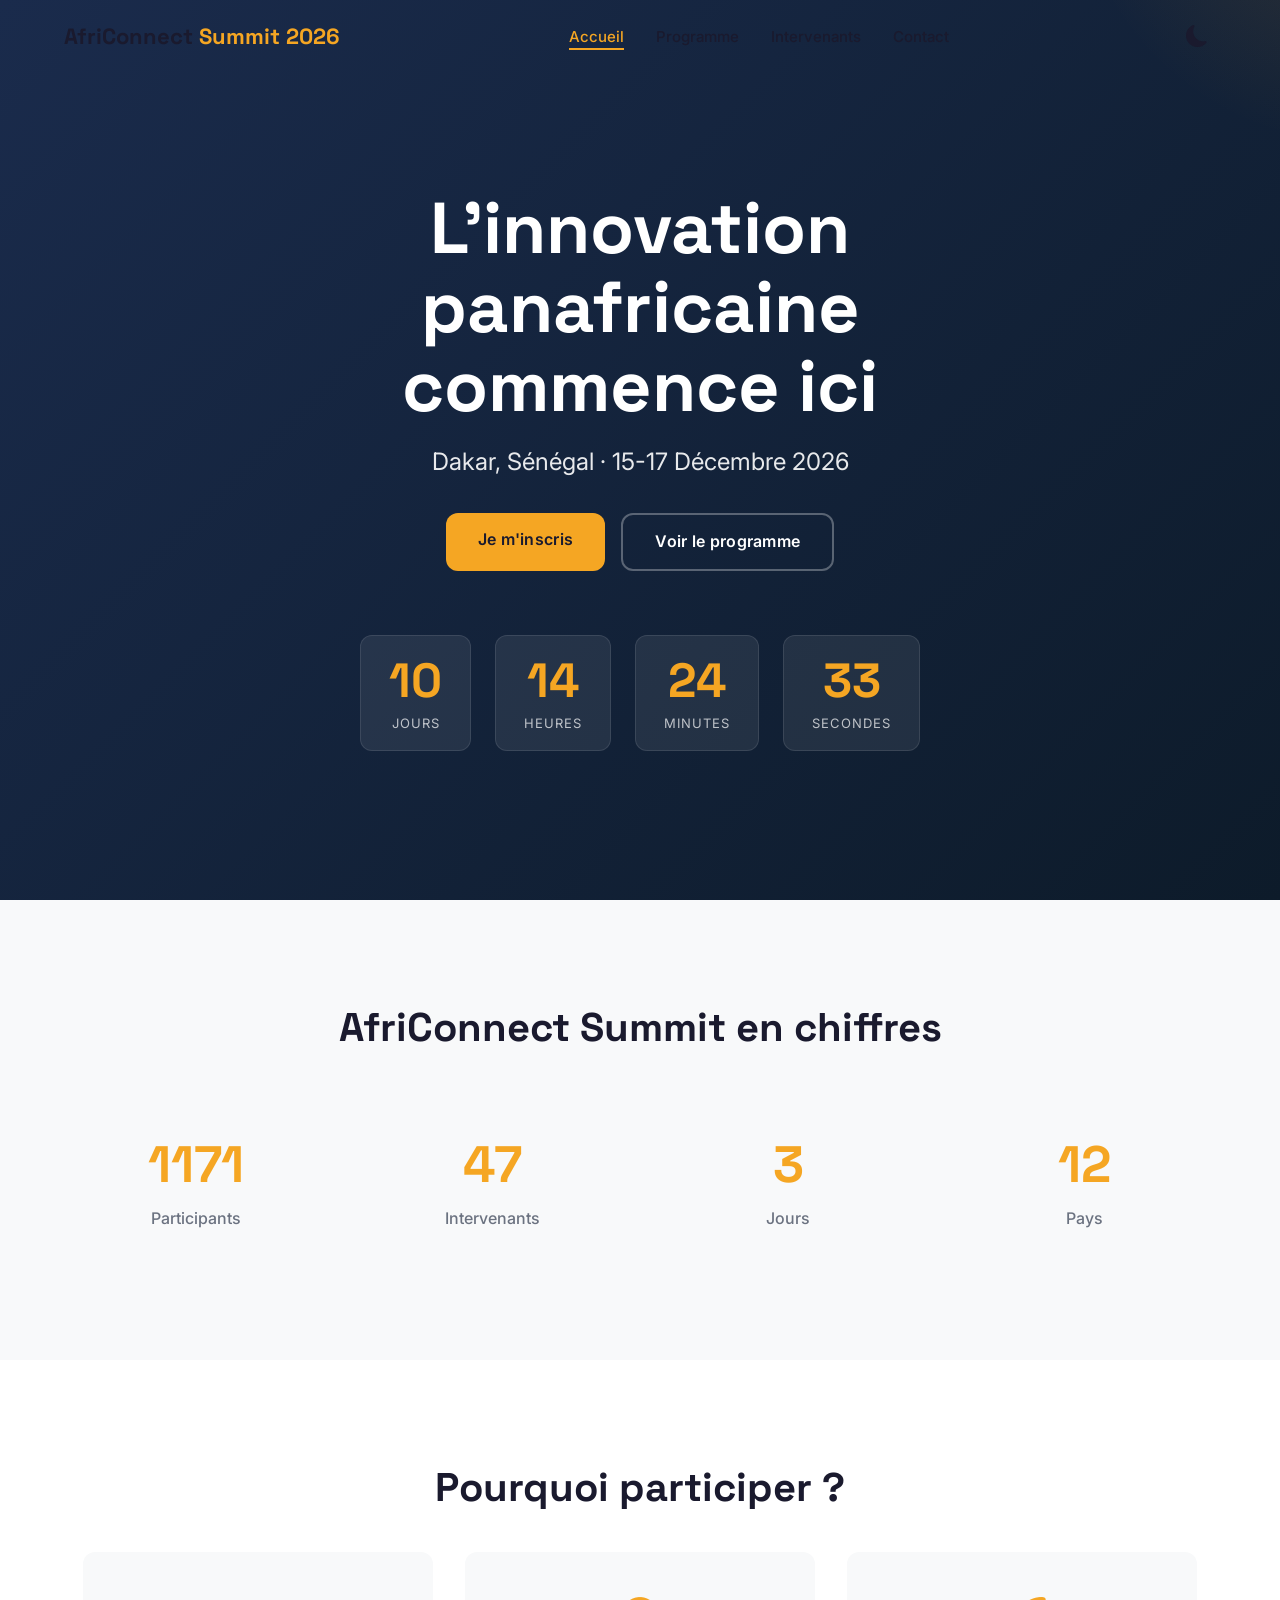
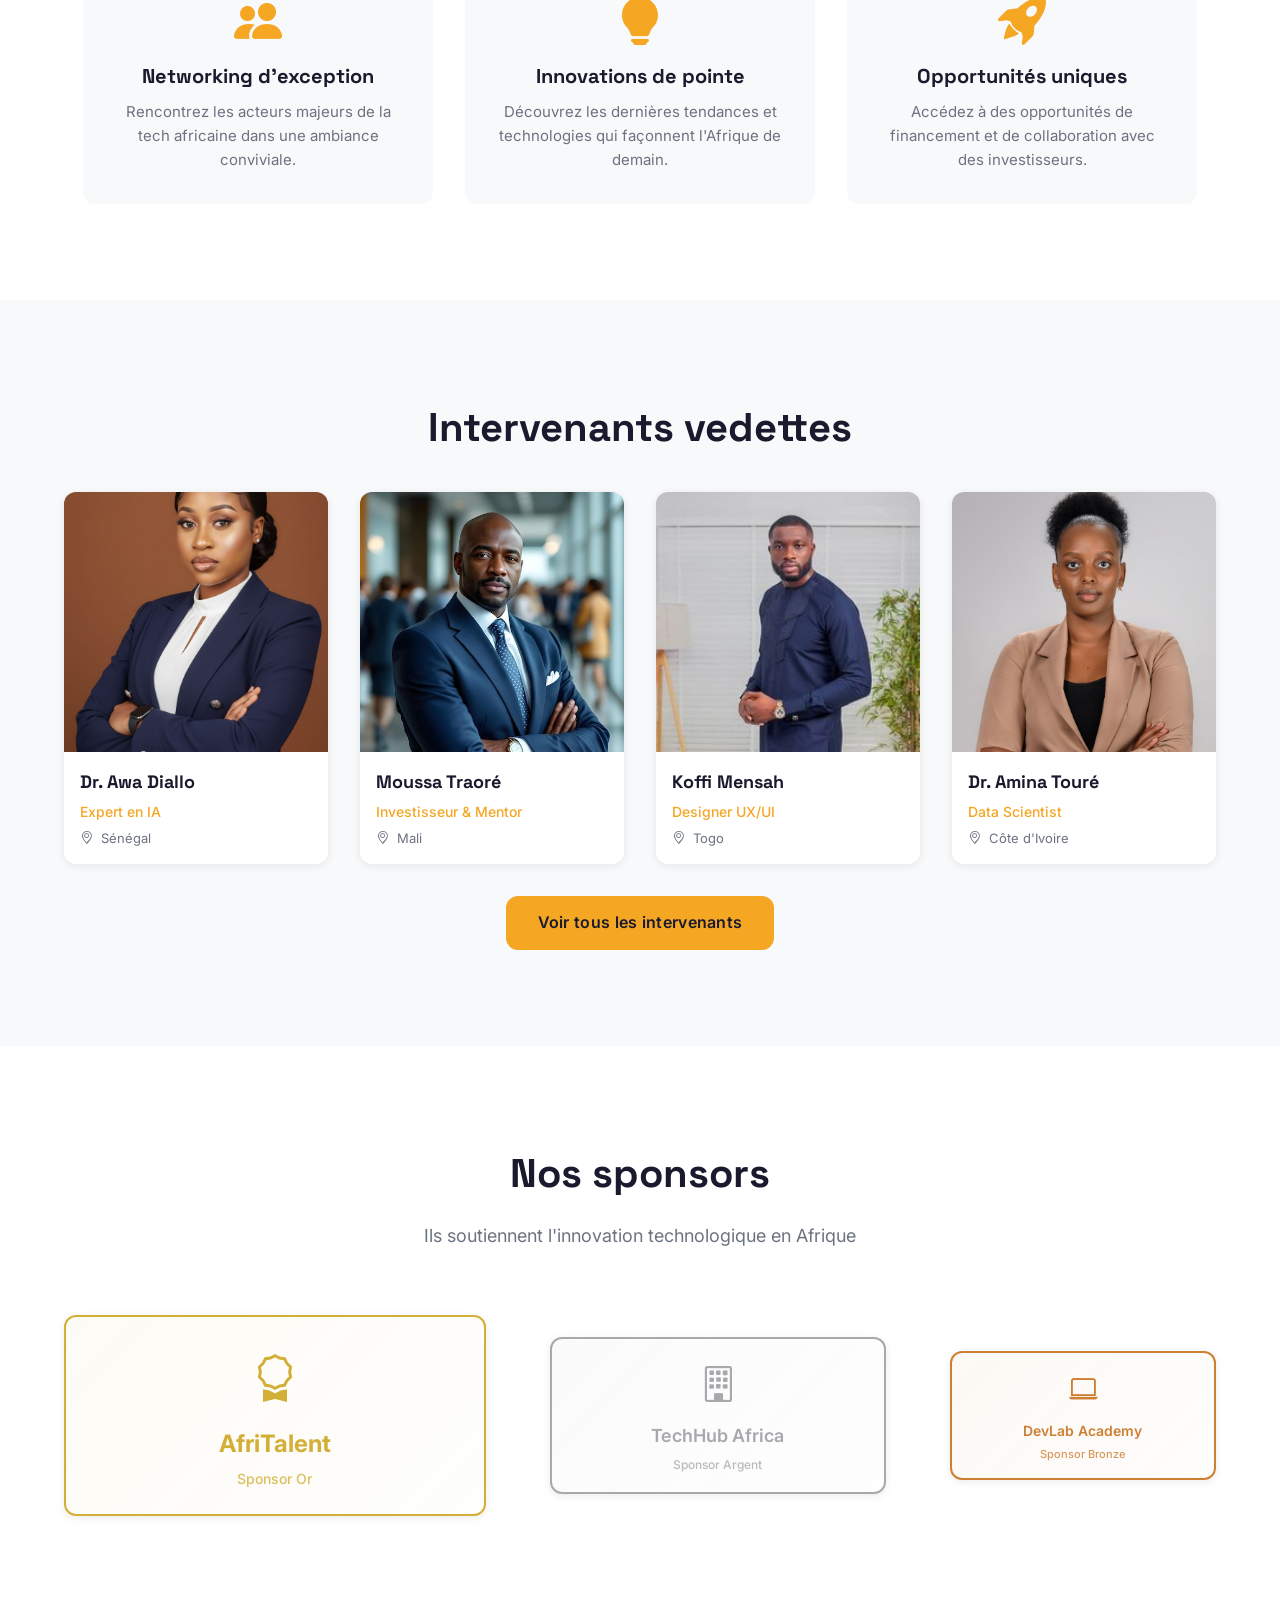
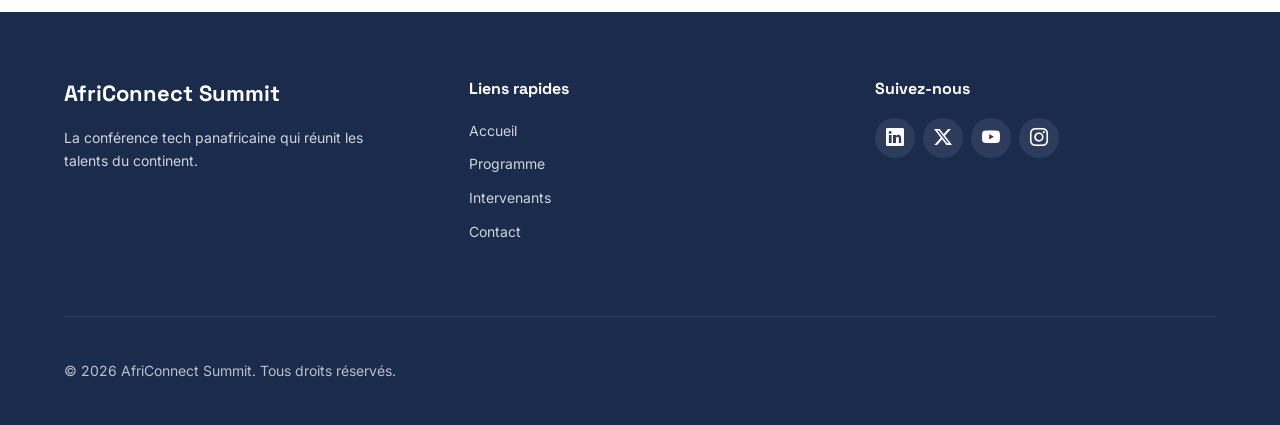
<file: index.html>
<!DOCTYPE html>
<html lang="fr">
<head>
    <meta charset="UTF-8">
    <meta name="viewport" content="width=device-width, initial-scale=1.0">
    <title>AfriConnect Summit 2026</title>

    <!-- Google Fonts -->
    <link rel="preconnect" href="https://fonts.googleapis.com">
    <link rel="preconnect" href="https://fonts.gstatic.com" crossorigin>
    <link href="https://fonts.googleapis.com/css2?family=Inter:wght@300;400;500;600;700&family=Space+Grotesk:wght@500;600;700&display=swap" rel="stylesheet">

    <!-- Bootstrap Icons -->
    <link rel="stylesheet" href="https://cdn.jsdelivr.net/npm/bootstrap-icons@1.11.3/font/bootstrap-icons.min.css">

    <!-- CSS -->
    <link rel="stylesheet" href="css/style.css">

    <!-- Favicon (optionnel) -->
    <link rel="icon" href="images/favicon.ico">
</head>
<body>

    <!-- ============================================
         NAVBAR
         ============================================ -->
    <header id="navbar">
        <nav>
            <div class="nav-logo">
                <a href="index.html">AfriConnect <span>Summit 2026</span></a>
            </div>

            <ul class="nav-links">
                <li><a href="index.html" class="active">Accueil</a></li>
                <li><a href="programme.html">Programme</a></li>
                <li><a href="intervenants.html">Intervenants</a></li>
                <li><a href="contact.html">Contact</a></li>
            </ul>

            <div class="nav-actions">
                <button id="themeToggle" aria-label="Basculer le thème">
                    <i class="bi bi-moon-fill"></i>
                </button>
                <button id="hamburger" aria-label="Menu" class="hamburger">
                    <i class="bi bi-list"></i>
                </button>
            </div>
        </nav>
    </header>

    <!-- ============================================
         MAIN CONTENT
         ============================================ -->
    <main>

        <!-- SECTION HERO -->
        <section id="hero">
            <div class="hero-content">
                <h1>L'innovation <br>panafricaine commence ici</h1>
                <p>Dakar, Sénégal · 15-17 Décembre 2026</p>
                <div class="hero-buttons">
                    <a href="contact.html" class="btn btn-primary">Je m'inscris</a>
                    <a href="programme.html" class="btn btn-secondary">Voir le programme</a>
                </div>
                <!-- Compte à rebours -->
                <div id="countdown">
                    <div class="countdown-item">
                        <span id="days">00</span>
                        <small>Jours</small>
                    </div>
                    <div class="countdown-item">
                        <span id="hours">00</span>
                        <small>Heures</small>
                    </div>
                    <div class="countdown-item">
                        <span id="minutes">00</span>
                        <small>Minutes</small>
                    </div>
                    <div class="countdown-item">
                        <span id="seconds">00</span>
                        <small>Secondes</small>
                    </div>
                </div>
            </div>
        </section>

        <!-- SECTION CHIFFRES CLÉS -->
        <section id="stats">
            <div class="container">
                <h2>AfriConnect Summit en chiffres</h2>
                <div class="stats-grid">
                    <div class="stat-item">
                        <span class="stat-number" data-target="1200">0</span>
                        <span class="stat-label">Participants</span>
                    </div>
                    <div class="stat-item">
                        <span class="stat-number" data-target="48">0</span>
                        <span class="stat-label">Intervenants</span>
                    </div>
                    <div class="stat-item">
                        <span class="stat-number" data-target="3">0</span>
                        <span class="stat-label">Jours</span>
                    </div>
                    <div class="stat-item">
                        <span class="stat-number" data-target="12">0</span>
                        <span class="stat-label">Pays</span>
                    </div>
                </div>
            </div>
        </section>

        <!-- SECTION POURQUOI PARTICIPER -->
        <section id="why-attend">
            <div class="container">
                <h2>Pourquoi participer ?</h2>
                <div class="why-grid">
                    <div class="why-item">
                        <i class="bi bi-people-fill"></i>
                        <h3>Networking d'exception</h3>
                        <p>Rencontrez les acteurs majeurs de la tech africaine dans une ambiance conviviale.</p>
                    </div>
                    <div class="why-item">
                        <i class="bi bi-lightbulb-fill"></i>
                        <h3>Innovations de pointe</h3>
                        <p>Découvrez les dernières tendances et technologies qui façonnent l'Afrique de demain.</p>
                    </div>
                    <div class="why-item">
                        <i class="bi bi-rocket-takeoff-fill"></i>
                        <h3>Opportunités uniques</h3>
                        <p>Accédez à des opportunités de financement et de collaboration avec des investisseurs.</p>
                    </div>
                </div>
            </div>
        </section>

        <!-- SECTION INTERVENANTS VEDETTES -->
        <section id="featured-speakers">
            <div class="container">
                <h2>Intervenants vedettes</h2>
                <div class="speakers-grid">
                    <!-- Carte 1 -->
                    <div class="speaker-card" data-category="ia-tech">
                        <img src="images/photo-1.jpg" alt="Dr. Awa Diallo - Photo de profil" loading="lazy">
                        <div class="speaker-info">
                            <h3>Dr. Awa Diallo</h3>
                            <span class="speaker-role">Expert en IA</span>
                            <span class="speaker-country"><i class="bi bi-geo-alt"></i> Sénégal</span>
                        </div>
                    </div>

                    <!-- Carte 2 -->
                    <div class="speaker-card" data-category="business">
                        <img src="images/photo-5.jpg" alt="Moussa Traoré - Photo de profil" loading="lazy">
                        <div class="speaker-info">
                            <h3>Moussa Traoré</h3>
                            <span class="speaker-role">Investisseur & Mentor</span>
                            <span class="speaker-country"><i class="bi bi-geo-alt"></i> Mali</span>
                        </div>
                    </div>

                    <!-- Carte 3 -->
                    <div class="speaker-card" data-category="design">
                        <img src="images/photo-3.jpg" alt="Koffi Mensah - Photo de profil" loading="lazy">
                        <div class="speaker-info">
                            <h3>Koffi Mensah</h3>
                            <span class="speaker-role">Designer UX/UI</span>
                            <span class="speaker-country"><i class="bi bi-geo-alt"></i> Togo</span>
                        </div>
                    </div>

                    <!-- Carte 4 -->
                    <div class="speaker-card" data-category="data">
                        <img src="images/photo-6.jpg" alt="Dr. Amina Touré - Photo de profil" loading="lazy">
                        <div class="speaker-info">
                            <h3>Dr. Amina Touré</h3>
                            <span class="speaker-role">Data Scientist</span>
                            <span class="speaker-country"><i class="bi bi-geo-alt"></i> Côte d'Ivoire</span>
                        </div>
                    </div>
                </div>
                <div class="text-center">
                    <a href="intervenants.html" class="btn btn-primary">Voir tous les intervenants</a>
                </div>
            </div>
        </section>

        <!-- ============================================
             SECTION SPONSORS AVEC AFRITALENT
             ============================================ -->
        <section id="sponsors">
            <div class="container">
                <h2>Nos sponsors</h2>
                <p class="section-subtitle">Ils soutiennent l'innovation technologique en Afrique</p>
                <div class="sponsors-list">
                    <!-- Sponsor Or - AfriTalent (le plus grand) -->
                    <div class="sponsor gold">
                        <i class="bi bi-award"></i>
                        <span>AfriTalent</span>
                        <small>Sponsor Or</small>
                    </div>
                    
                    <!-- Sponsor Argent -->
                    <div class="sponsor silver">
                        <i class="bi bi-building"></i>
                        <span>TechHub Africa</span>
                        <small>Sponsor Argent</small>
                    </div>
                    
                    <!-- Sponsor Bronze (le plus petit) -->
                    <div class="sponsor bronze">
                        <i class="bi bi-laptop"></i>
                        <span>DevLab Academy</span>
                        <small>Sponsor Bronze</small>
                    </div>
                </div>
            </div>
        </section>

    </main>

    <!-- ============================================
         FOOTER
         ============================================ -->
    <footer>
        <div class="container">
            <div class="footer-grid">
                <div class="footer-col">
                    <h3>AfriConnect Summit</h3>
                    <p>La conférence tech panafricaine qui réunit les talents du continent.</p>
                </div>
                <div class="footer-col">
                    <h4>Liens rapides</h4>
                    <ul>
                        <li><a href="index.html">Accueil</a></li>
                        <li><a href="programme.html">Programme</a></li>
                        <li><a href="intervenants.html">Intervenants</a></li>
                        <li><a href="contact.html">Contact</a></li>
                    </ul>
                </div>
                <div class="footer-col">
                    <h4>Suivez-nous</h4>
                    <div class="social-links">
                        <a href="#" aria-label="LinkedIn"><i class="bi bi-linkedin"></i></a>
                        <a href="#" aria-label="Twitter"><i class="bi bi-twitter-x"></i></a>
                        <a href="#" aria-label="YouTube"><i class="bi bi-youtube"></i></a>
                        <a href="#" aria-label="Instagram"><i class="bi bi-instagram"></i></a>
                    </div>
                </div>
            </div>
            <div class="footer-bottom">
                <p>&copy; <span id="currentYear">2026</span> AfriConnect Summit. Tous droits réservés.</p>
                <button id="backToTop" aria-label="Retour en haut">
                    <i class="bi bi-chevron-up"></i>
                </button>
            </div>
        </div>
    </footer>

    <!-- JavaScript -->
    <script src="js/main.js"></script>
</body>
</html>
</file>
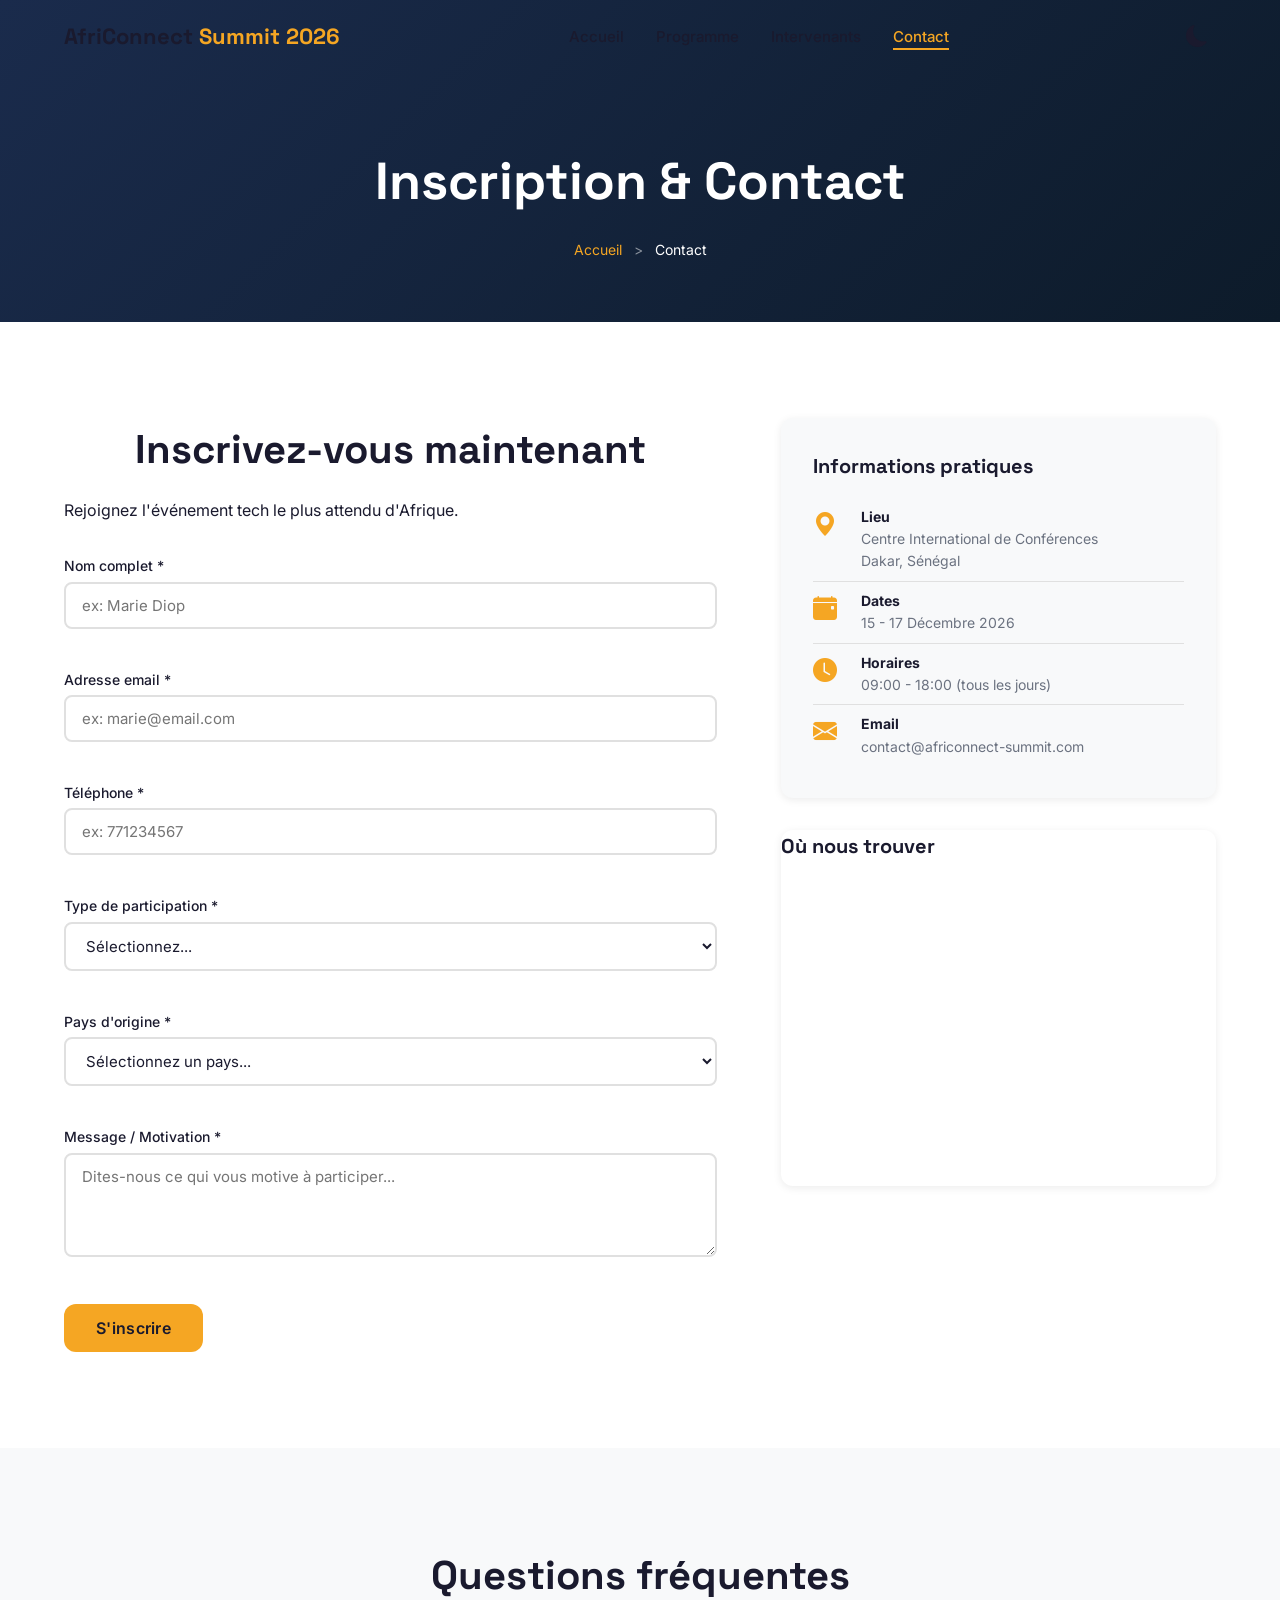
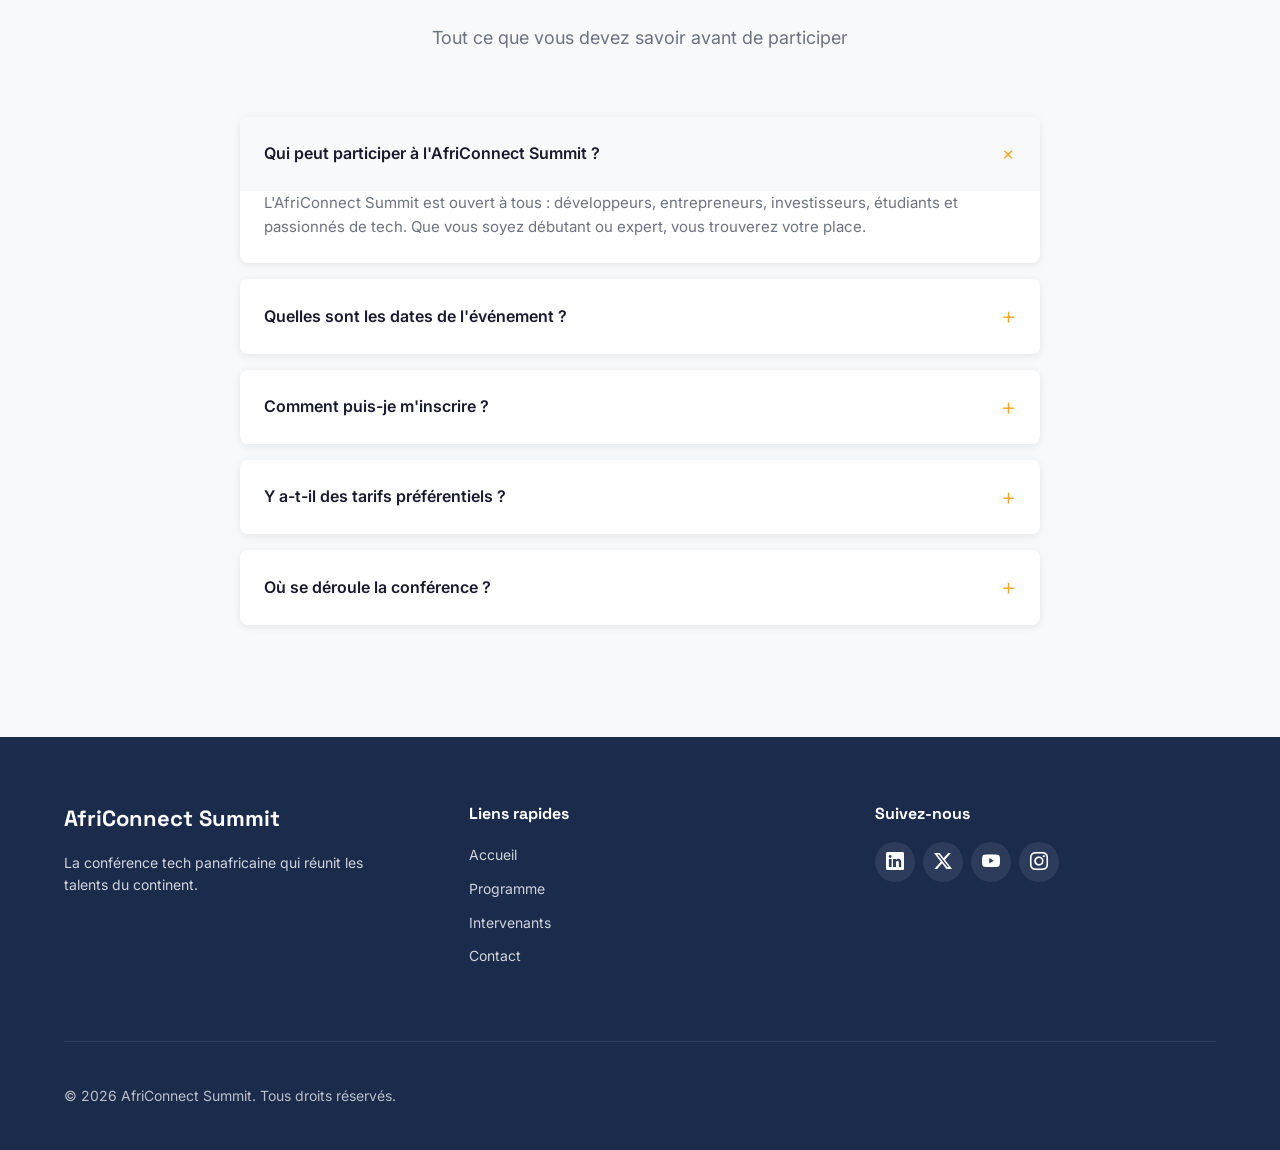
<file: contact.html>
<!DOCTYPE html>
<html lang="fr">
<head>
    <meta charset="UTF-8">
    <meta name="viewport" content="width=device-width, initial-scale=1.0">
    <title>Inscription & Contact - AfriConnect Summit 2026</title>

    <!-- Google Fonts -->
    <link rel="preconnect" href="https://fonts.googleapis.com">
    <link rel="preconnect" href="https://fonts.gstatic.com" crossorigin>
    <link href="https://fonts.googleapis.com/css2?family=Inter:wght@300;400;500;600;700&family=Space+Grotesk:wght@500;600;700&display=swap" rel="stylesheet">

    <!-- Bootstrap Icons -->
    <link rel="stylesheet" href="https://cdn.jsdelivr.net/npm/bootstrap-icons@1.11.3/font/bootstrap-icons.min.css">

    <!-- CSS -->
    <link rel="stylesheet" href="css/style.css">
</head>
<body>

    <!-- ============================================
         NAVBAR
         ============================================ -->
    <header id="navbar">
        <nav>
            <div class="nav-logo">
                <a href="index.html">AfriConnect <span>Summit 2026</span></a>
            </div>

            <ul class="nav-links">
                <li><a href="index.html">Accueil</a></li>
                <li><a href="programme.html">Programme</a></li>
                <li><a href="intervenants.html">Intervenants</a></li>
                <li><a href="contact.html" class="active">Contact</a></li>
            </ul>

            <div class="nav-actions">
                <button id="themeToggle" aria-label="Basculer le thème">
                    <i class="bi bi-moon-fill"></i>
                </button>
                <button id="hamburger" aria-label="Menu" class="hamburger">
                    <i class="bi bi-list"></i>
                </button>
            </div>
        </nav>
    </header>

    <!-- ============================================
         MAIN CONTENT
         ============================================ -->
    <main>

        <!-- HERO INTERNE -->
        <section class="page-hero">
            <div class="container">
                <h1>Inscription & Contact</h1>
                <nav class="breadcrumb" aria-label="Fil d'Ariane">
                    <a href="index.html">Accueil</a>
                    <span class="separator">></span>
                    <span>Contact</span>
                </nav>
            </div>
        </section>

        <!-- SECTION FORMULAIRE + INFOS -->
        <section id="contact">
            <div class="container">
                <div class="contact-wrapper">

                    <!-- COLONNE GAUCHE : FORMULAIRE -->
                    <div class="contact-form-col">
                        <h2>Inscrivez-vous maintenant</h2>
                        <p>Rejoignez l'événement tech le plus attendu d'Afrique.</p>

                        <form id="registrationForm" novalidate>
                            <div class="form-group">
                                <label for="fullName">Nom complet *</label>
                                <input type="text" id="fullName" placeholder="ex: Marie Diop" required>
                                <span class="error-message"></span>
                            </div>

                            <div class="form-group">
                                <label for="email">Adresse email *</label>
                                <input type="email" id="email" placeholder="ex: marie@email.com" required>
                                <span class="error-message"></span>
                            </div>

                            <div class="form-group">
                                <label for="phone">Téléphone *</label>
                                <input type="tel" id="phone" placeholder="ex: 771234567" required>
                                <span class="error-message"></span>
                            </div>

                            <div class="form-group">
                                <label for="participation">Type de participation *</label>
                                <select id="participation" required>
                                    <option value="">Sélectionnez...</option>
                                    <option value="standard">Standard (300€)</option>
                                    <option value="vip">VIP (500€)</option>
                                    <option value="speaker">Speaker</option>
                                    <option value="student">Étudiant (100€)</option>
                                    <option value="press">Presse</option>
                                </select>
                                <span class="error-message"></span>
                            </div>

                            <div class="form-group">
                                <label for="country">Pays d'origine *</label>
                                <select id="country" required>
                                    <option value="">Sélectionnez un pays...</option>
                                    <option value="Algérie">Algérie</option>
                                    <option value="Bénin">Bénin</option>
                                    <option value="Burkina Faso">Burkina Faso</option>
                                    <option value="Cameroun">Cameroun</option>
                                    <option value="Côte d'Ivoire">Côte d'Ivoire</option>
                                    <option value="Égypte">Égypte</option>
                                    <option value="Maroc">Maroc</option>
                                    <option value="Mali">Mali</option>
                                    <option value="Nigeria">Nigeria</option>
                                    <option value="République Démocratique du Congo">République Démocratique du Congo</option>
                                    <option value="Sénégal">Sénégal</option>
                                    <option value="Tunisie">Tunisie</option>
                                </select>
                                <span class="error-message"></span>
                            </div>

                            <div class="form-group">
                                <label for="message">Message / Motivation *</label>
                                <textarea id="message" rows="4" placeholder="Dites-nous ce qui vous motive à participer..." required></textarea>
                                <span class="error-message"></span>
                            </div>

                            <button type="submit" class="btn btn-primary">S'inscrire</button>

                            <div id="formSuccess" class="form-success" style="display: none;">
                                <i class="bi bi-check-circle-fill"></i>
                                <p>Inscription réussie ! Nous vous contacterons sous 48h.</p>
                            </div>
                        </form>
                    </div>

                    <!-- COLONNE DROITE : INFOS -->
                    <div class="contact-info-col">
                        <div class="info-card">
                            <h3>Informations pratiques</h3>
                            <div class="info-item">
                                <i class="bi bi-geo-alt-fill"></i>
                                <div>
                                    <strong>Lieu</strong>
                                    <p>Centre International de Conférences<br>Dakar, Sénégal</p>
                                </div>
                            </div>
                            <div class="info-item">
                                <i class="bi bi-calendar-event-fill"></i>
                                <div>
                                    <strong>Dates</strong>
                                    <p>15 - 17 Décembre 2026</p>
                                </div>
                            </div>
                            <div class="info-item">
                                <i class="bi bi-clock-fill"></i>
                                <div>
                                    <strong>Horaires</strong>
                                    <p>09:00 - 18:00 (tous les jours)</p>
                                </div>
                            </div>
                            <div class="info-item">
                                <i class="bi bi-envelope-fill"></i>
                                <div>
                                    <strong>Email</strong>
                                    <p>contact@africonnect-summit.com</p>
                                </div>
                            </div>
                        </div>

                        <!-- Carte Google Maps -->
                        <div class="map-container">
                            <h3>Où nous trouver</h3>
                            <iframe 
                                src="https://www.google.com/maps/embed?pb=!1m18!1m12!1m3!1d123680.69886548912!2d-17.48868710640115!3d14.692531003169887!2m3!1f0!2f0!3f0!3m2!1i1024!2i768!4f13.1!3m3!1m2!1s0xec1a873d83c19ef%3A0xfca38b61162068d0!2sDakar%2C%20S%C3%A9n%C3%A9gal!5e0!3m2!1sfr!2sfr!4v1700000000000" 
                                allowfullscreen="" 
                                loading="lazy" 
                                referrerpolicy="no-referrer-when-downgrade"
                                aria-label="Carte de Dakar, Sénégal">
                            </iframe>
                        </div>
                    </div>

                </div>
            </div>
        </section>

        <!-- SECTION FAQ - ACCORDÉON CSS PUR -->
        <section id="faq">
            <div class="container">
                <h2>Questions fréquentes</h2>
                <p class="section-subtitle">Tout ce que vous devez savoir avant de participer</p>

                <div class="faq-accordion">
                    <!-- Question 1 -->
                    <details class="faq-item" open>
                        <summary>Qui peut participer à l'AfriConnect Summit ?</summary>
                        <p>L'AfriConnect Summit est ouvert à tous : développeurs, entrepreneurs, investisseurs, étudiants et passionnés de tech. Que vous soyez débutant ou expert, vous trouverez votre place.</p>
                    </details>

                    <!-- Question 2 -->
                    <details class="faq-item">
                        <summary>Quelles sont les dates de l'événement ?</summary>
                        <p>L'édition 2026 se tiendra du <strong>15 au 17 Décembre 2026</strong>. Les portes ouvrent à 09:00 chaque jour.</p>
                    </details>

                    <!-- Question 3 -->
                    <details class="faq-item">
                        <summary>Comment puis-je m'inscrire ?</summary>
                        <p>Utilisez le formulaire d'inscription sur cette page. Après validation, vous recevrez un email de confirmation avec tous les détails pratiques.</p>
                    </details>

                    <!-- Question 4 -->
                    <details class="faq-item">
                        <summary>Y a-t-il des tarifs préférentiels ?</summary>
                        <p>Oui ! Nous offrons des tarifs étudiants à 100€ et des passes presse. Consultez les options dans le formulaire d'inscription.</p>
                    </details>

                    <!-- Question 5 -->
                    <details class="faq-item">
                        <summary>Où se déroule la conférence ?</summary>
                        <p>L'événement a lieu au Centre International de Conférences de Dakar, au Sénégal. Vous trouverez la carte exacte sur cette page.</p>
                    </details>
                </div>
            </div>
        </section>

    </main>

    <!-- ============================================
         FOOTER
         ============================================ -->
    <footer>
        <div class="container">
            <div class="footer-grid">
                <div class="footer-col">
                    <h3>AfriConnect Summit</h3>
                    <p>La conférence tech panafricaine qui réunit les talents du continent.</p>
                </div>
                <div class="footer-col">
                    <h4>Liens rapides</h4>
                    <ul>
                        <li><a href="index.html">Accueil</a></li>
                        <li><a href="programme.html">Programme</a></li>
                        <li><a href="intervenants.html">Intervenants</a></li>
                        <li><a href="contact.html">Contact</a></li>
                    </ul>
                </div>
                <div class="footer-col">
                    <h4>Suivez-nous</h4>
                    <div class="social-links">
                        <a href="#" aria-label="LinkedIn"><i class="bi bi-linkedin"></i></a>
                        <a href="#" aria-label="Twitter"><i class="bi bi-twitter-x"></i></a>
                        <a href="#" aria-label="YouTube"><i class="bi bi-youtube"></i></a>
                        <a href="#" aria-label="Instagram"><i class="bi bi-instagram"></i></a>
                    </div>
                </div>
            </div>
            <div class="footer-bottom">
                <p>&copy; <span id="currentYear">2026</span> AfriConnect Summit. Tous droits réservés.</p>
                <button id="backToTop" aria-label="Retour en haut">
                    <i class="bi bi-chevron-up"></i>
                </button>
            </div>
        </div>
    </footer>

    <!-- JavaScript -->
    <script src="js/main.js"></script>
</body>
</html>
</file>
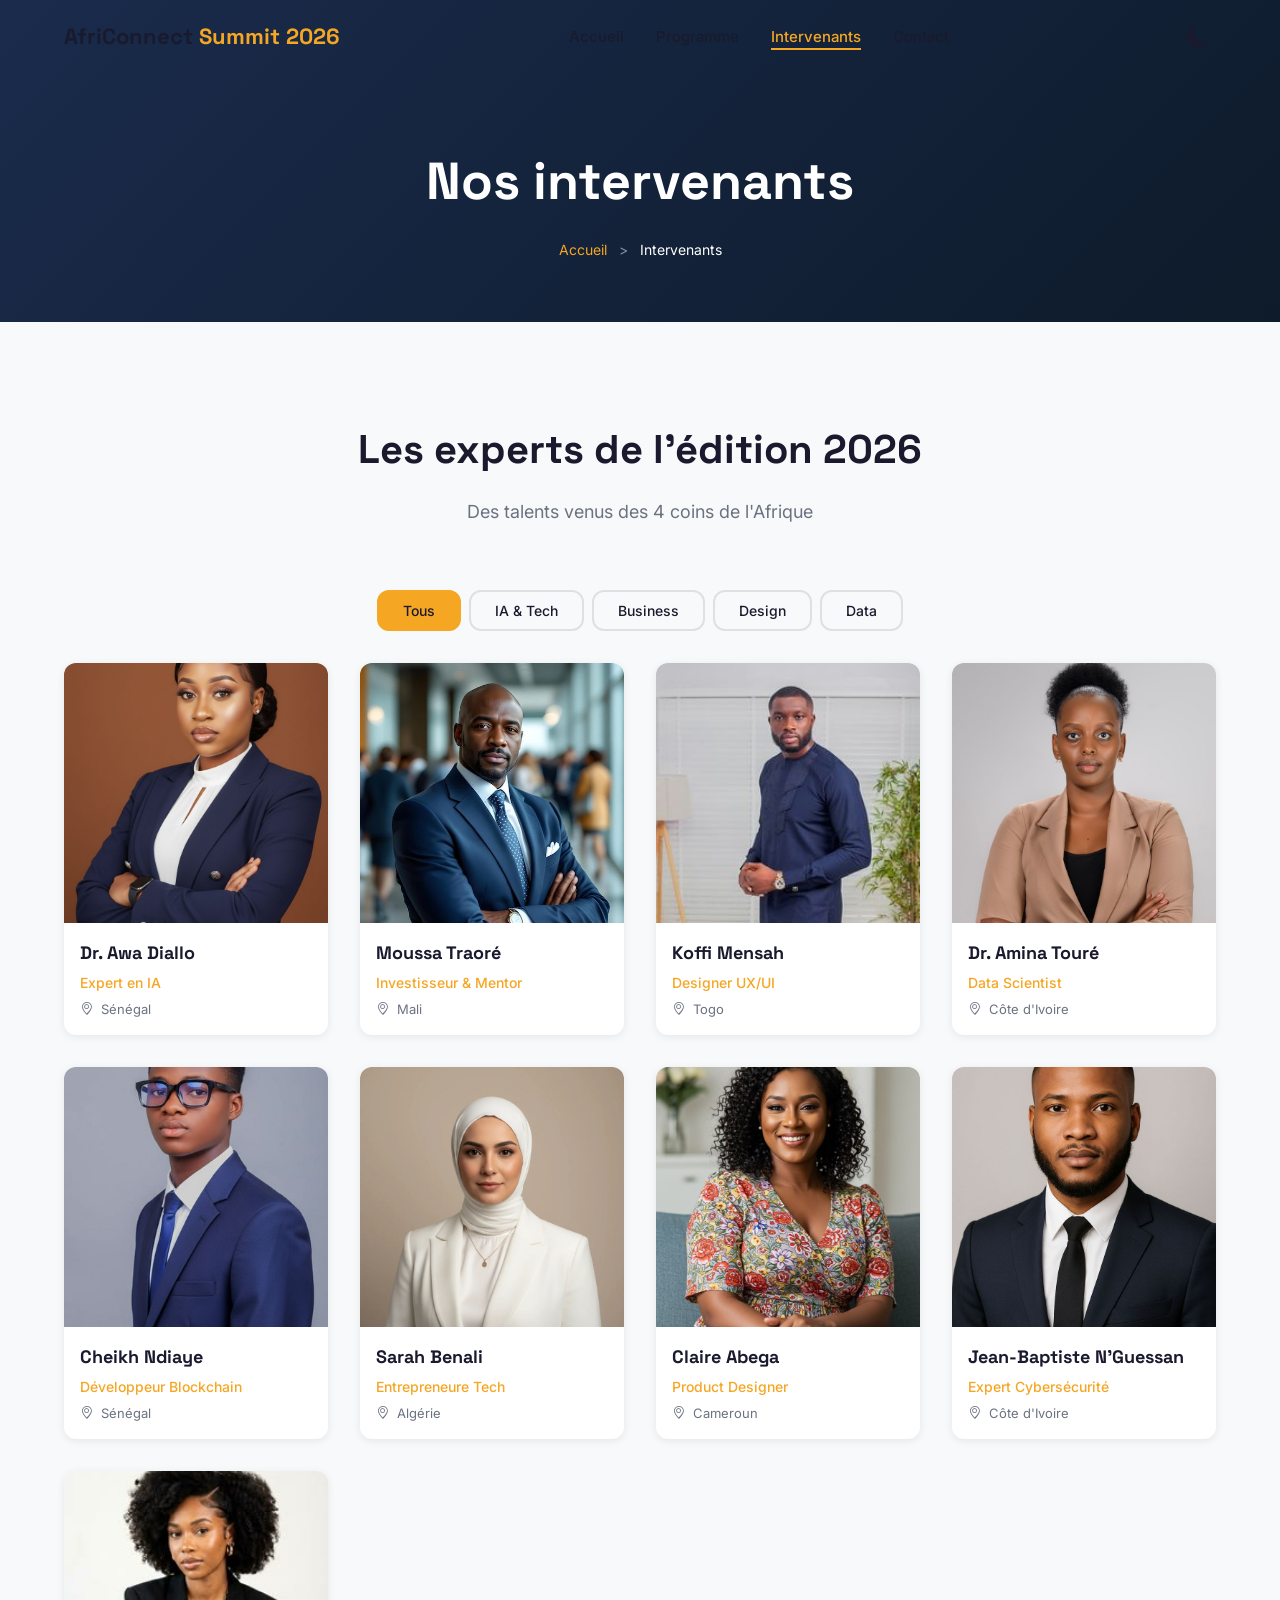
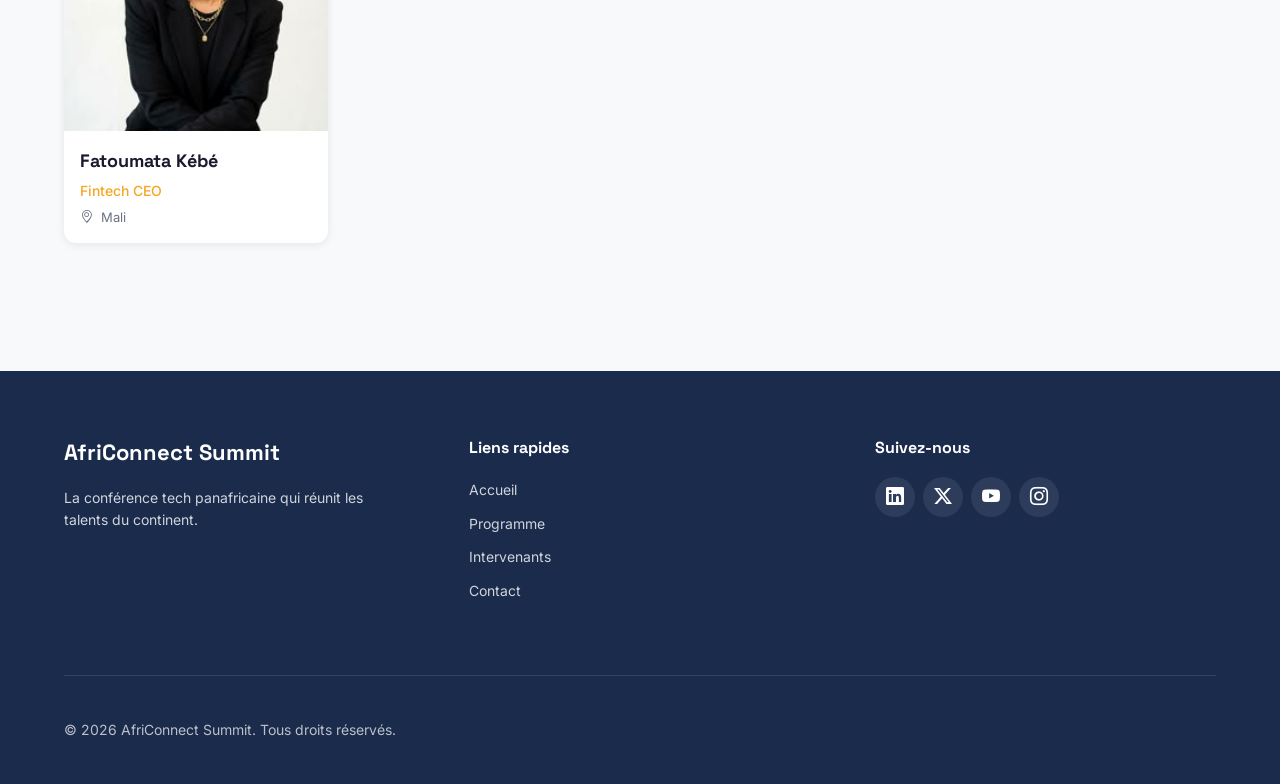
<file: intervenants.html>
<!DOCTYPE html>
<html lang="fr">
<head>
    <meta charset="UTF-8">
    <meta name="viewport" content="width=device-width, initial-scale=1.0">
    <title>Intervenants - AfriConnect Summit 2026</title>

    <!-- Google Fonts -->
    <link rel="preconnect" href="https://fonts.googleapis.com">
    <link rel="preconnect" href="https://fonts.gstatic.com" crossorigin>
    <link href="https://fonts.googleapis.com/css2?family=Inter:wght@300;400;500;600;700&family=Space+Grotesk:wght@500;600;700&display=swap" rel="stylesheet">

    <!-- Bootstrap Icons -->
    <link rel="stylesheet" href="https://cdn.jsdelivr.net/npm/bootstrap-icons@1.11.3/font/bootstrap-icons.min.css">

    <!-- CSS -->
    <link rel="stylesheet" href="css/style.css">
</head>
<body>

    <!-- ============================================
         NAVBAR
         ============================================ -->
    <header id="navbar">
        <nav>
            <div class="nav-logo">
                <a href="index.html">AfriConnect <span>Summit 2026</span></a>
            </div>

            <ul class="nav-links">
                <li><a href="index.html">Accueil</a></li>
                <li><a href="programme.html">Programme</a></li>
                <li><a href="intervenants.html" class="active">Intervenants</a></li>
                <li><a href="contact.html">Contact</a></li>
            </ul>

            <div class="nav-actions">
                <button id="themeToggle" aria-label="Basculer le thème">
                    <i class="bi bi-moon-fill"></i>
                </button>
                <button id="hamburger" aria-label="Menu" class="hamburger">
                    <i class="bi bi-list"></i>
                </button>
            </div>
        </nav>
    </header>

    <!-- ============================================
         MAIN CONTENT
         ============================================ -->
    <main>

        <!-- HERO INTERNE -->
        <section class="page-hero">
            <div class="container">
                <h1>Nos intervenants</h1>
                <nav class="breadcrumb" aria-label="Fil d'Ariane">
                    <a href="index.html">Accueil</a>
                    <span class="separator">></span>
                    <span>Intervenants</span>
                </nav>
            </div>
        </section>

        <!-- SECTION FILTRAGE & INTERVENANTS -->
        <section id="speakers">
            <div class="container">
                <h2>Les experts de l'édition 2026</h2>
                <p class="section-subtitle">Des talents venus des 4 coins de l'Afrique</p>

                <!-- Filtres -->
                <div class="filters" role="group" aria-label="Filtrage des intervenants">
                    <button class="filter-btn active" data-filter="all">Tous</button>
                    <button class="filter-btn" data-filter="ia-tech">IA & Tech</button>
                    <button class="filter-btn" data-filter="business">Business</button>
                    <button class="filter-btn" data-filter="design">Design</button>
                    <button class="filter-btn" data-filter="data">Data</button>
                </div>

                <!-- Grille des intervenants -->
                <div class="speakers-grid" id="speakersGrid">
                    <!-- Carte 1 -->
                    <div class="speaker-card" data-category="ia-tech">
                        <img src="images/photo-1.jpg" alt="Dr. Awa Diallo - Photo de profil" loading="lazy">
                        <div class="speaker-info">
                            <h3>Dr. Awa Diallo</h3>
                            <span class="speaker-role">Expert en IA</span>
                            <span class="speaker-country"><i class="bi bi-geo-alt"></i> Sénégal</span>
                        </div>
                    </div>

                    <!-- Carte 2 -->
                    <div class="speaker-card" data-category="business">
                        <img src="images/photo-5.jpg" alt="Moussa Traoré - Photo de profil" loading="lazy">
                        <div class="speaker-info">
                            <h3>Moussa Traoré</h3>
                            <span class="speaker-role">Investisseur & Mentor</span>
                            <span class="speaker-country"><i class="bi bi-geo-alt"></i> Mali</span>
                        </div>
                    </div>

                    <!-- Carte 3 -->
                    <div class="speaker-card" data-category="design">
                        <img src="images/photo-3.jpg" alt="Koffi Mensah - Photo de profil" loading="lazy">
                        <div class="speaker-info">
                            <h3>Koffi Mensah</h3>
                            <span class="speaker-role">Designer UX/UI</span>
                            <span class="speaker-country"><i class="bi bi-geo-alt"></i> Togo</span>
                        </div>
                    </div>

                    <!-- Carte 4 -->
                    <div class="speaker-card" data-category="data">
                        <img src="images/photo-6.jpg" alt="Dr. Amina Touré - Photo de profil" loading="lazy">
                        <div class="speaker-info">
                            <h3>Dr. Amina Touré</h3>
                            <span class="speaker-role">Data Scientist</span>
                            <span class="speaker-country"><i class="bi bi-geo-alt"></i> Côte d'Ivoire</span>
                        </div>
                    </div>

                    <!-- Carte 5 -->
                    <div class="speaker-card" data-category="ia-tech">
                        <img src="images/photo-7.jpg" alt="Cheikh Ndiaye - Photo de profil" loading="lazy">
                        <div class="speaker-info">
                            <h3>Cheikh Ndiaye</h3>
                            <span class="speaker-role">Développeur Blockchain</span>
                            <span class="speaker-country"><i class="bi bi-geo-alt"></i> Sénégal</span>
                        </div>
                    </div>

                    <!-- Carte 6 -->
                    <div class="speaker-card" data-category="business">
                        <img src="images/photo-4.jpg" alt="Sarah Benali - Photo de profil" loading="lazy">
                        <div class="speaker-info">
                            <h3>Sarah Benali</h3>
                            <span class="speaker-role">Entrepreneure Tech</span>
                            <span class="speaker-country"><i class="bi bi-geo-alt"></i> Algérie</span>
                        </div>
                    </div>

                    <!-- Carte 7 -->
                    <div class="speaker-card" data-category="design">
                        <img src="images/photo-8.jpg" alt="Claire Abega - Photo de profil" loading="lazy">
                        <div class="speaker-info">
                            <h3>Claire Abega</h3>
                            <span class="speaker-role">Product Designer</span>
                            <span class="speaker-country"><i class="bi bi-geo-alt"></i> Cameroun</span>
                        </div>
                    </div>

                    <!-- Carte 8 -->
                    <div class="speaker-card" data-category="data">
                        <img src="images/photo-9.jpg" alt="Jean-Baptiste N'Guessan - Photo de profil" loading="lazy">
                        <div class="speaker-info">
                            <h3>Jean-Baptiste N'Guessan</h3>
                            <span class="speaker-role">Expert Cybersécurité</span>
                            <span class="speaker-country"><i class="bi bi-geo-alt"></i> Côte d'Ivoire</span>
                        </div>
                    </div>

                    <!-- Carte 9 -->
                    <div class="speaker-card" data-category="business">
                        <img src="images/photo-2.jpg" alt="Fatoumata Kébé - Photo de profil" loading="lazy">
                        <div class="speaker-info">
                            <h3>Fatoumata Kébé</h3>
                            <span class="speaker-role">Fintech CEO</span>
                            <span class="speaker-country"><i class="bi bi-geo-alt"></i> Mali</span>
                        </div>
                    </div>
                </div>
            </div>
        </section>

    </main>

    <!-- ============================================
         FOOTER
         ============================================ -->
    <footer>
        <div class="container">
            <div class="footer-grid">
                <div class="footer-col">
                    <h3>AfriConnect Summit</h3>
                    <p>La conférence tech panafricaine qui réunit les talents du continent.</p>
                </div>
                <div class="footer-col">
                    <h4>Liens rapides</h4>
                    <ul>
                        <li><a href="index.html">Accueil</a></li>
                        <li><a href="programme.html">Programme</a></li>
                        <li><a href="intervenants.html">Intervenants</a></li>
                        <li><a href="contact.html">Contact</a></li>
                    </ul>
                </div>
                <div class="footer-col">
                    <h4>Suivez-nous</h4>
                    <div class="social-links">
                        <a href="#" aria-label="LinkedIn"><i class="bi bi-linkedin"></i></a>
                        <a href="#" aria-label="Twitter"><i class="bi bi-twitter-x"></i></a>
                        <a href="#" aria-label="YouTube"><i class="bi bi-youtube"></i></a>
                        <a href="#" aria-label="Instagram"><i class="bi bi-instagram"></i></a>
                    </div>
                </div>
            </div>
            <div class="footer-bottom">
                <p>&copy; <span id="currentYear">2026</span> AfriConnect Summit. Tous droits réservés.</p>
                <button id="backToTop" aria-label="Retour en haut">
                    <i class="bi bi-chevron-up"></i>
                </button>
            </div>
        </div>
    </footer>

    <!-- JavaScript -->
    <script src="js/main.js"></script>
</body>
</html>
</file>
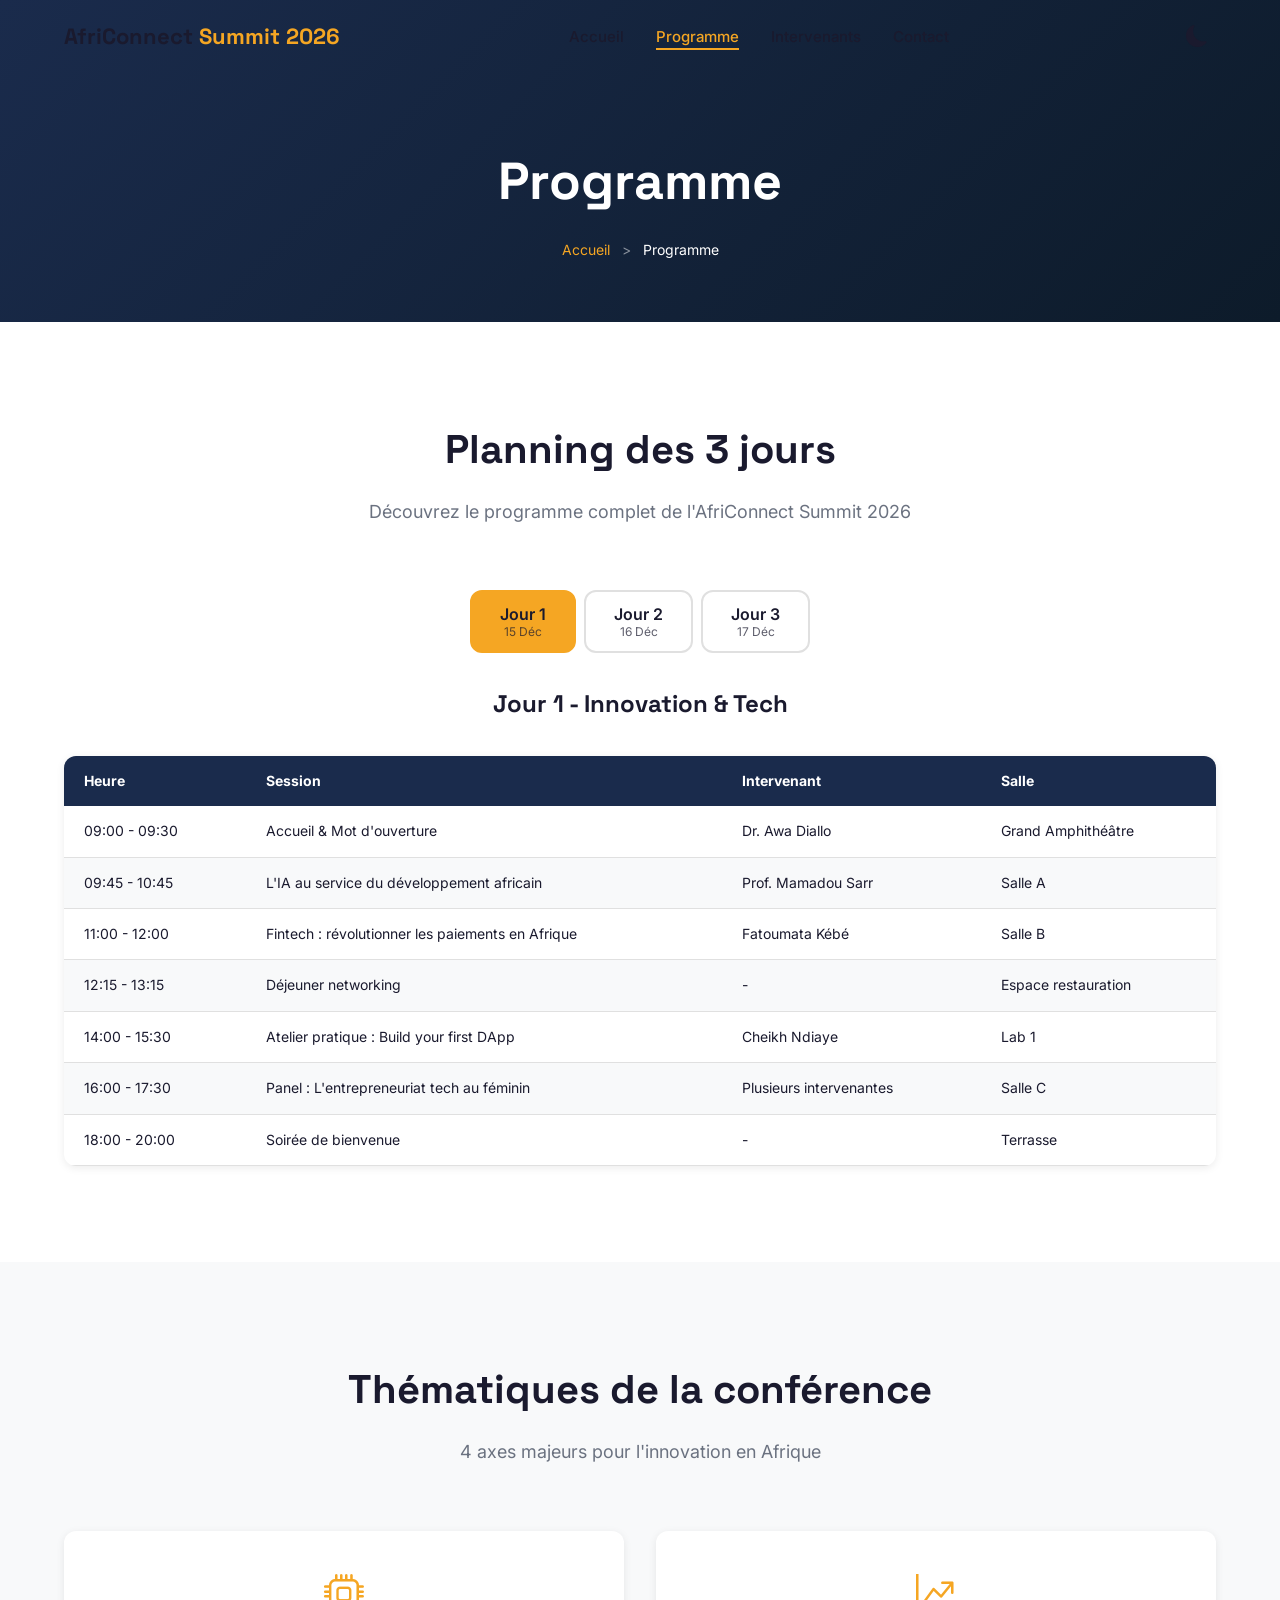
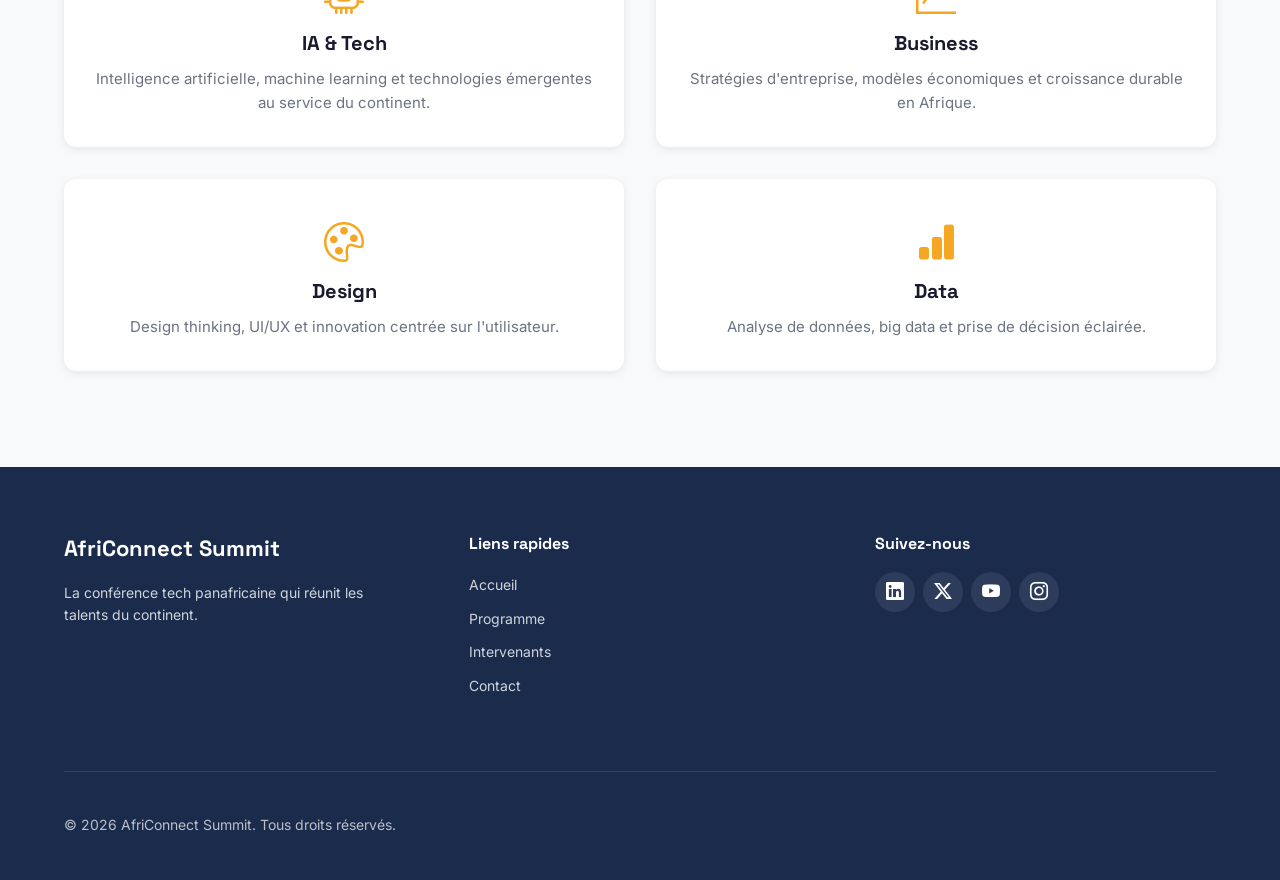
<file: programme.html>
<!DOCTYPE html>
<html lang="fr">
<head>
    <meta charset="UTF-8">
    <meta name="viewport" content="width=device-width, initial-scale=1.0">
    <title>Programme - AfriConnect Summit 2026</title>

    <!-- Google Fonts -->
    <link rel="preconnect" href="https://fonts.googleapis.com">
    <link rel="preconnect" href="https://fonts.gstatic.com" crossorigin>
    <link href="https://fonts.googleapis.com/css2?family=Inter:wght@300;400;500;600;700&family=Space+Grotesk:wght@500;600;700&display=swap" rel="stylesheet">

    <!-- Bootstrap Icons -->
    <link rel="stylesheet" href="https://cdn.jsdelivr.net/npm/bootstrap-icons@1.11.3/font/bootstrap-icons.min.css">

    <!-- CSS -->
    <link rel="stylesheet" href="css/style.css">
</head>
<body>

    <!-- ============================================
         NAVBAR
         ============================================ -->
    <header id="navbar">
        <nav>
            <div class="nav-logo">
                <a href="index.html">AfriConnect <span>Summit 2026</span></a>
            </div>

            <ul class="nav-links">
                <li><a href="index.html">Accueil</a></li>
                <li><a href="programme.html" class="active">Programme</a></li>
                <li><a href="intervenants.html">Intervenants</a></li>
                <li><a href="contact.html">Contact</a></li>
            </ul>

            <div class="nav-actions">
                <button id="themeToggle" aria-label="Basculer le thème">
                    <i class="bi bi-moon-fill"></i>
                </button>
                <button id="hamburger" aria-label="Menu" class="hamburger">
                    <i class="bi bi-list"></i>
                </button>
            </div>
        </nav>
    </header>

    <!-- ============================================
         MAIN CONTENT
         ============================================ -->
    <main>

        <!-- HERO INTERNE -->
        <section class="page-hero">
            <div class="container">
                <h1>Programme</h1>
                <!-- Fil d'Ariane -->
                <nav class="breadcrumb" aria-label="Fil d'Ariane">
                    <a href="index.html">Accueil</a>
                    <span class="separator">></span>
                    <span>Programme</span>
                </nav>
            </div>
        </section>

        <!-- SECTION PROGRAMME AVEC ONGLETS -->
        <section id="program">
            <div class="container">
                <h2>Planning des 3 jours</h2>
                <p class="section-subtitle">Découvrez le programme complet de l'AfriConnect Summit 2026</p>

                <!-- Onglets -->
                <div class="tabs" role="tablist">
                    <button class="tab-btn active" data-day="1" role="tab" aria-selected="true" aria-controls="day1" id="tab-day1">
                        Jour 1 <span class="tab-date">15 Déc</span>
                    </button>
                    <button class="tab-btn" data-day="2" role="tab" aria-selected="false" aria-controls="day2" id="tab-day2">
                        Jour 2 <span class="tab-date">16 Déc</span>
                    </button>
                    <button class="tab-btn" data-day="3" role="tab" aria-selected="false" aria-controls="day3" id="tab-day3">
                        Jour 3 <span class="tab-date">17 Déc</span>
                    </button>
                </div>

                <!-- Contenu Jour 1 -->
                <div class="tab-content active" id="day1" role="tabpanel" aria-labelledby="tab-day1">
                    <h3>Jour 1 - Innovation & Tech</h3>
                    <table class="schedule-table">
                        <thead>
                            <tr>
                                <th>Heure</th>
                                <th>Session</th>
                                <th>Intervenant</th>
                                <th>Salle</th>
                            </tr>
                        </thead>
                        <tbody>
                            <tr>
                                <td>09:00 - 09:30</td>
                                <td>Accueil & Mot d'ouverture</td>
                                <td>Dr. Awa Diallo</td>
                                <td>Grand Amphithéâtre</td>
                            </tr>
                            <tr>
                                <td>09:45 - 10:45</td>
                                <td>L'IA au service du développement africain</td>
                                <td>Prof. Mamadou Sarr</td>
                                <td>Salle A</td>
                            </tr>
                            <tr>
                                <td>11:00 - 12:00</td>
                                <td>Fintech : révolutionner les paiements en Afrique</td>
                                <td>Fatoumata Kébé</td>
                                <td>Salle B</td>
                            </tr>
                            <tr>
                                <td>12:15 - 13:15</td>
                                <td>Déjeuner networking</td>
                                <td>-</td>
                                <td>Espace restauration</td>
                            </tr>
                            <tr>
                                <td>14:00 - 15:30</td>
                                <td>Atelier pratique : Build your first DApp</td>
                                <td>Cheikh Ndiaye</td>
                                <td>Lab 1</td>
                            </tr>
                            <tr>
                                <td>16:00 - 17:30</td>
                                <td>Panel : L'entrepreneuriat tech au féminin</td>
                                <td>Plusieurs intervenantes</td>
                                <td>Salle C</td>
                            </tr>
                            <tr>
                                <td>18:00 - 20:00</td>
                                <td>Soirée de bienvenue</td>
                                <td>-</td>
                                <td>Terrasse</td>
                            </tr>
                        </tbody>
                    </table>
                </div>

                <!-- Contenu Jour 2 -->
                <div class="tab-content" id="day2" role="tabpanel" aria-labelledby="tab-day2">
                    <h3>Jour 2 - Business & Investissement</h3>
                    <table class="schedule-table">
                        <thead>
                            <tr>
                                <th>Heure</th>
                                <th>Session</th>
                                <th>Intervenant</th>
                                <th>Salle</th>
                            </tr>
                        </thead>
                        <tbody>
                            <tr>
                                <td>09:00 - 10:00</td>
                                <td>Keynote : L'économie numérique en Afrique</td>
                                <td>Moussa Traoré</td>
                                <td>Grand Amphithéâtre</td>
                            </tr>
                            <tr>
                                <td>10:15 - 11:30</td>
                                <td>Comment attirer les investisseurs étrangers</td>
                                <td>Sarah Benali</td>
                                <td>Salle A</td>
                            </tr>
                            <tr>
                                <td>11:45 - 13:00</td>
                                <td>Startup pitch competition (round 1)</td>
                                <td>Jury d'investisseurs</td>
                                <td>Salle B</td>
                            </tr>
                            <tr>
                                <td>13:00 - 14:00</td>
                                <td>Déjeuner</td>
                                <td>-</td>
                                <td>Espace restauration</td>
                            </tr>
                            <tr>
                                <td>14:15 - 15:30</td>
                                <td>Table ronde : L'impact des VC en Afrique</td>
                                <td>David Kamga</td>
                                <td>Salle C</td>
                            </tr>
                            <tr>
                                <td>16:00 - 18:00</td>
                                <td>Atelier : Levée de fonds pour startups</td>
                                <td>Marie-Claire Nzambi</td>
                                <td>Lab 2</td>
                            </tr>
                            <tr>
                                <td>19:00 - 22:00</td>
                                <td>Gala & Remise des prix</td>
                                <td>-</td>
                                <td>Grande salle</td>
                            </tr>
                        </tbody>
                    </table>
                </div>

                <!-- Contenu Jour 3 -->
                <div class="tab-content" id="day3" role="tabpanel" aria-labelledby="tab-day3">
                    <h3>Jour 3 - Design, Data & Clôture</h3>
                    <table class="schedule-table">
                        <thead>
                            <tr>
                                <th>Heure</th>
                                <th>Session</th>
                                <th>Intervenant</th>
                                <th>Salle</th>
                            </tr>
                        </thead>
                        <tbody>
                            <tr>
                                <td>09:00 - 10:00</td>
                                <td>Design Thinking pour l'innovation sociale</td>
                                <td>Koffi Mensah</td>
                                <td>Salle A</td>
                            </tr>
                            <tr>
                                <td>10:15 - 11:30</td>
                                <td>Data Science et AI : cas d'usage en Afrique</td>
                                <td>Dr. Amina Touré</td>
                                <td>Grand Amphithéâtre</td>
                            </tr>
                            <tr>
                                <td>11:45 - 13:00</td>
                                <td>Cybersécurité : enjeux pour les entreprises</td>
                                <td>Jean-Baptiste N'Guessan</td>
                                <td>Salle B</td>
                            </tr>
                            <tr>
                                <td>13:00 - 14:00</td>
                                <td>Déjeuner</td>
                                <td>-</td>
                                <td>Espace restauration</td>
                            </tr>
                            <tr>
                                <td>14:15 - 15:30</td>
                                <td>Workshop : Product Management</td>
                                <td>Claire Abega</td>
                                <td>Lab 1</td>
                            </tr>
                            <tr>
                                <td>16:00 - 17:30</td>
                                <td>Panel : L'avenir de la tech en Afrique</td>
                                <td>Tous les Keynote speakers</td>
                                <td>Grand Amphithéâtre</td>
                            </tr>
                            <tr>
                                <td>17:45 - 18:30</td>
                                <td>Clôture & Remerciements</td>
                                <td>Comité d'organisation</td>
                                <td>Grand Amphithéâtre</td>
                            </tr>
                        </tbody>
                    </table>
                </div>
            </div>
        </section>

        <!-- SECTION THÉMATIQUES -->
        <section id="thematics">
            <div class="container">
                <h2>Thématiques de la conférence</h2>
                <p class="section-subtitle">4 axes majeurs pour l'innovation en Afrique</p>
                <div class="thematics-grid">
                    <div class="thematic-item">
                        <i class="bi bi-cpu"></i>
                        <h3>IA & Tech</h3>
                        <p>Intelligence artificielle, machine learning et technologies émergentes au service du continent.</p>
                    </div>
                    <div class="thematic-item">
                        <i class="bi bi-graph-up-arrow"></i>
                        <h3>Business</h3>
                        <p>Stratégies d'entreprise, modèles économiques et croissance durable en Afrique.</p>
                    </div>
                    <div class="thematic-item">
                        <i class="bi bi-palette"></i>
                        <h3>Design</h3>
                        <p>Design thinking, UI/UX et innovation centrée sur l'utilisateur.</p>
                    </div>
                    <div class="thematic-item">
                        <i class="bi bi-bar-chart-fill"></i>
                        <h3>Data</h3>
                        <p>Analyse de données, big data et prise de décision éclairée.</p>
                    </div>
                </div>
            </div>
        </section>

    </main>

    <!-- ============================================
         FOOTER
         ============================================ -->
    <footer>
        <div class="container">
            <div class="footer-grid">
                <div class="footer-col">
                    <h3>AfriConnect Summit</h3>
                    <p>La conférence tech panafricaine qui réunit les talents du continent.</p>
                </div>
                <div class="footer-col">
                    <h4>Liens rapides</h4>
                    <ul>
                        <li><a href="index.html">Accueil</a></li>
                        <li><a href="programme.html">Programme</a></li>
                        <li><a href="intervenants.html">Intervenants</a></li>
                        <li><a href="contact.html">Contact</a></li>
                    </ul>
                </div>
                <div class="footer-col">
                    <h4>Suivez-nous</h4>
                    <div class="social-links">
                        <a href="#" aria-label="LinkedIn"><i class="bi bi-linkedin"></i></a>
                        <a href="#" aria-label="Twitter"><i class="bi bi-twitter-x"></i></a>
                        <a href="#" aria-label="YouTube"><i class="bi bi-youtube"></i></a>
                        <a href="#" aria-label="Instagram"><i class="bi bi-instagram"></i></a>
                    </div>
                </div>
            </div>
            <div class="footer-bottom">
                <p>&copy; <span id="currentYear">2026</span> AfriConnect Summit. Tous droits réservés.</p>
                <button id="backToTop" aria-label="Retour en haut">
                    <i class="bi bi-chevron-up"></i>
                </button>
            </div>
        </div>
    </footer>

    <!-- JavaScript -->
    <script src="js/main.js"></script>
</body>
</html>
</file>
<file: css/style.css>
/* ============================================
   VARIABLES CSS
   ============================================ */
:root {
    /* Couleurs principales */
    --color-primary: #1A2B4C;
    --color-primary-light: #2A4B7C;
    --color-secondary: #F5A623;
    --color-secondary-light: #F7C35C;
    --color-accent: #E74C3C;
    --color-accent-light: #F1948A;
    
    /* Couleurs neutres */
    --color-bg: #FFFFFF;
    --color-text: #1A1A2E;
    --color-surface: #F8F9FA;
    --color-surface-hover: #EEF0F2;
    --color-border: #E0E0E0;
    --color-muted: #6B7280;
    
    /* Typographie */
    --font-heading: 'Space Grotesk', sans-serif;
    --font-body: 'Inter', sans-serif;
    
    /* Espacements */
    --spacing-xs: 4px;
    --spacing-sm: 8px;
    --spacing-md: 16px;
    --spacing-lg: 32px;
    --spacing-xl: 64px;
    --spacing-xxl: 96px;
    
    /* Rayons */
    --radius-sm: 8px;
    --radius-md: 12px;
    --radius-lg: 20px;
    --radius-xl: 28px;
    
    /* Ombres */
    --shadow-sm: 0 2px 8px rgba(0,0,0,0.08);
    --shadow-md: 0 4px 20px rgba(0,0,0,0.12);
    --shadow-lg: 0 8px 40px rgba(0,0,0,0.16);
    --shadow-xl: 0 12px 60px rgba(0,0,0,0.20);
    
    /* Transitions */
    --transition: 0.3s ease;
    --transition-slow: 0.5s ease;
    
    /* Container */
    --container-max: 1200px;
    --container-padding: 24px;
}

/* ============================================
   DARK MODE
   ============================================ */
[data-theme="dark"] {
    --color-primary: #58A6FF;
    --color-primary-light: #79C0FF;
    --color-secondary: #F5A623;
    --color-secondary-light: #F7C35C;
    --color-accent: #FF6B6B;
    --color-accent-light: #FF9999;
    --color-bg: #0D1117;
    --color-text: #E6EDF3;
    --color-surface: #161B22;
    --color-surface-hover: #21262D;
    --color-border: #30363D;
    --color-muted: #8B949E;
    --shadow-sm: 0 2px 8px rgba(0,0,0,0.4);
    --shadow-md: 0 4px 20px rgba(0,0,0,0.5);
    --shadow-lg: 0 8px 40px rgba(0,0,0,0.6);
    --shadow-xl: 0 12px 60px rgba(0,0,0,0.7);
}

/* ============================================
   RESET & STYLES DE BASE
   ============================================ */
* {
    margin: 0;
    padding: 0;
    box-sizing: border-box;
}

html {
    scroll-behavior: smooth;
}

body {
    font-family: var(--font-body);
    background-color: var(--color-bg);
    color: var(--color-text);
    line-height: 1.6;
    transition: background-color var(--transition), color var(--transition);
    overflow-x: hidden;
}

a {
    text-decoration: none;
    color: inherit;
}

img {
    max-width: 100%;
    display: block;
}

ul {
    list-style: none;
}

/* ============================================
   CONTAINER
   ============================================ */
.container {
    max-width: var(--container-max);
    margin: 0 auto;
    padding: 0 var(--container-padding);
}

/* ============================================
   BOUTONS
   ============================================ */
.btn {
    display: inline-block;
    padding: 14px 32px;
    border-radius: var(--radius-md);
    font-family: var(--font-body);
    font-weight: 600;
    font-size: 16px;
    border: none;
    cursor: pointer;
    transition: all var(--transition);
    text-align: center;
    letter-spacing: 0.3px;
}

.btn-primary {
    background: var(--color-secondary);
    color: #1A1A2E;
}

.btn-primary:hover {
    background: var(--color-secondary-light);
    transform: translateY(-2px);
    box-shadow: var(--shadow-md);
}

.btn-secondary {
    background: transparent;
    color: var(--color-text);
    border: 2px solid var(--color-border);
}

.btn-secondary:hover {
    background: var(--color-surface);
    border-color: var(--color-secondary);
    transform: translateY(-2px);
}

.btn-outline {
    background: transparent;
    color: var(--color-secondary);
    border: 2px solid var(--color-secondary);
}

.btn-outline:hover {
    background: var(--color-secondary);
    color: #1A1A2E;
    transform: translateY(-2px);
}

.text-center {
    text-align: center;
}

/* ============================================
   SECTION TITLES
   ============================================ */
section h2 {
    font-family: var(--font-heading);
    font-size: clamp(28px, 4vw, 40px);
    font-weight: 700;
    text-align: center;
    margin-bottom: var(--spacing-md);
}

.section-subtitle {
    text-align: center;
    color: var(--color-muted);
    font-size: 18px;
    max-width: 600px;
    margin: 0 auto var(--spacing-xl);
}

/* ============================================
   NAVBAR
   ============================================ */
#navbar {
    position: fixed;
    top: 0;
    left: 0;
    right: 0;
    z-index: 1000;
    padding: 16px 0;
    transition: all var(--transition);
    background: transparent;
}

#navbar.scrolled {
    background: var(--color-bg);
    box-shadow: var(--shadow-sm);
    padding: 12px 0;
    backdrop-filter: blur(10px);
    -webkit-backdrop-filter: blur(10px);
}

[data-theme="dark"] #navbar.scrolled {
    background: rgba(13, 17, 23, 0.92);
}

#navbar nav {
    max-width: var(--container-max);
    margin: 0 auto;
    padding: 0 var(--container-padding);
    display: flex;
    align-items: center;
    justify-content: space-between;
}

.nav-logo a {
    font-family: var(--font-heading);
    font-size: 22px;
    font-weight: 700;
    color: var(--color-text);
}

.nav-logo span {
    color: var(--color-secondary);
}

.nav-links {
    display: flex;
    align-items: center;
    gap: 32px;
}

.nav-links a {
    font-size: 15px;
    font-weight: 500;
    color: var(--color-text);
    transition: color var(--transition);
    position: relative;
}

.nav-links a::after {
    content: '';
    position: absolute;
    bottom: -4px;
    left: 0;
    width: 0;
    height: 2px;
    background: var(--color-secondary);
    transition: width var(--transition);
}

.nav-links a:hover::after,
.nav-links a.active::after {
    width: 100%;
}

.nav-links a.active {
    color: var(--color-secondary);
}

.nav-actions {
    display: flex;
    align-items: center;
    gap: 12px;
}

#themeToggle,
.hamburger {
    background: none;
    border: none;
    font-size: 22px;
    color: var(--color-text);
    cursor: pointer;
    padding: 8px;
    border-radius: 50%;
    transition: background var(--transition);
    display: flex;
    align-items: center;
    justify-content: center;
}

#themeToggle:hover,
.hamburger:hover {
    background: var(--color-surface-hover);
}

.hamburger {
    display: none;
    font-size: 28px;
}

/* ============================================
   HERO SECTION
   ============================================ */
#hero {
    min-height: 100vh;
    display: flex;
    align-items: center;
    justify-content: center;
    text-align: center;
    background: linear-gradient(135deg, var(--color-primary) 0%, #0D1B2A 100%);
    color: #fff;
    padding: 100px 20px 60px;
    position: relative;
    overflow: hidden;
}

#hero::before {
    content: '';
    position: absolute;
    top: -50%;
    right: -30%;
    width: 600px;
    height: 600px;
    background: radial-gradient(circle, rgba(245, 166, 35, 0.15) 0%, transparent 70%);
    border-radius: 50%;
    animation: heroGlow 8s ease-in-out infinite alternate;
}

@keyframes heroGlow {
    0% { transform: translate(0, 0) scale(1); }
    100% { transform: translate(-100px, 50px) scale(1.2); }
}

.hero-content {
    position: relative;
    z-index: 1;
    max-width: 800px;
    animation: heroFadeIn 1.2s ease forwards;
}

@keyframes heroFadeIn {
    from {
        opacity: 0;
        transform: translateY(40px);
    }
    to {
        opacity: 1;
        transform: translateY(0);
    }
}

#hero h1 {
    font-family: var(--font-heading);
    font-size: clamp(40px, 7vw, 72px);
    font-weight: 700;
    line-height: 1.1;
    margin-bottom: var(--spacing-md);
}

#hero h1 br {
    display: block;
}

#hero p {
    font-size: clamp(18px, 2vw, 24px);
    opacity: 0.9;
    margin-bottom: var(--spacing-lg);
}

.hero-buttons {
    display: flex;
    gap: var(--spacing-md);
    justify-content: center;
    flex-wrap: wrap;
    margin-bottom: var(--spacing-xl);
}

.hero-buttons .btn-primary {
    background: var(--color-secondary);
    color: #1A1A2E;
}

.hero-buttons .btn-primary:hover {
    background: var(--color-secondary-light);
    transform: translateY(-3px);
    box-shadow: 0 8px 30px rgba(245, 166, 35, 0.3);
}

.hero-buttons .btn-secondary {
    border-color: rgba(255,255,255,0.3);
    color: #fff;
}

.hero-buttons .btn-secondary:hover {
    background: rgba(255,255,255,0.1);
    border-color: #fff;
}

/* ============================================
   COUNTDOWN
   ============================================ */
#countdown {
    display: flex;
    gap: 24px;
    justify-content: center;
    margin-top: var(--spacing-lg);
    flex-wrap: wrap;
}

.countdown-item {
    display: flex;
    flex-direction: column;
    align-items: center;
    background: rgba(255,255,255,0.08);
    backdrop-filter: blur(10px);
    -webkit-backdrop-filter: blur(10px);
    border: 1px solid rgba(255,255,255,0.1);
    border-radius: var(--radius-md);
    padding: 16px 28px;
    min-width: 80px;
    transition: all var(--transition);
}

.countdown-item:hover {
    transform: translateY(-4px);
    background: rgba(255,255,255,0.15);
}

.countdown-item span {
    font-family: var(--font-heading);
    font-size: clamp(32px, 4vw, 48px);
    font-weight: 700;
    color: var(--color-secondary);
    line-height: 1.2;
}

.countdown-item small {
    font-size: 13px;
    text-transform: uppercase;
    letter-spacing: 1px;
    opacity: 0.7;
    margin-top: 4px;
}

/* ============================================
   STATS SECTION
   ============================================ */
#stats {
    padding: var(--spacing-xxl) 0;
    background: var(--color-surface);
    transition: background var(--transition);
}

.stats-grid {
    display: grid;
    grid-template-columns: repeat(4, 1fr);
    gap: var(--spacing-lg);
    margin-top: var(--spacing-lg);
}

.stat-item {
    text-align: center;
    padding: var(--spacing-lg);
}

.stat-number {
    font-family: var(--font-heading);
    font-size: clamp(36px, 4vw, 52px);
    font-weight: 700;
    color: var(--color-secondary);
    display: block;
}

.stat-label {
    font-size: 16px;
    color: var(--color-muted);
    font-weight: 500;
    margin-top: var(--spacing-xs);
}

/* ============================================
   WHY ATTEND SECTION
   ============================================ */
#why-attend {
    padding: var(--spacing-xxl) 0;
}

.why-grid {
    display: flex;
    gap: var(--spacing-lg);
    justify-content: center;
    flex-wrap: wrap;
    margin-top: var(--spacing-lg);
}

.why-item {
    flex: 1;
    min-width: 250px;
    max-width: 350px;
    text-align: center;
    padding: var(--spacing-lg);
    border-radius: var(--radius-md);
    background: var(--color-surface);
    transition: all var(--transition);
    opacity: 0;
    transform: translateY(30px);
}

.why-item.visible {
    opacity: 1;
    transform: translateY(0);
}

.why-item:hover {
    transform: translateY(-8px);
    box-shadow: var(--shadow-md);
}

.why-item i {
    font-size: 48px;
    color: var(--color-secondary);
    margin-bottom: var(--spacing-md);
}

.why-item h3 {
    font-family: var(--font-heading);
    font-size: 20px;
    margin-bottom: var(--spacing-sm);
}

.why-item p {
    color: var(--color-muted);
    font-size: 15px;
}

/* ============================================
   SPEAKERS SECTION
   ============================================ */
#featured-speakers,
#speakers {
    padding: var(--spacing-xxl) 0;
    background: var(--color-surface);
    transition: background var(--transition);
}

.speakers-grid {
    display: grid;
    grid-template-columns: repeat(4, 1fr);
    gap: var(--spacing-lg);
    margin: var(--spacing-lg) 0;
}

.speaker-card {
    background: var(--color-bg);
    border-radius: var(--radius-md);
    overflow: hidden;
    transition: all var(--transition);
    box-shadow: var(--shadow-sm);
    cursor: pointer;
}

.speaker-card:hover {
    transform: translateY(-8px);
    box-shadow: var(--shadow-lg);
}

.speaker-card img {
    width: 100%;
    height: 260px;
    object-fit: cover;
}

.speaker-info {
    padding: var(--spacing-md);
}

.speaker-info h3 {
    font-family: var(--font-heading);
    font-size: 18px;
    margin-bottom: 4px;
}

.speaker-role {
    display: block;
    font-size: 14px;
    color: var(--color-secondary);
    font-weight: 500;
}

.speaker-country {
    display: block;
    font-size: 13px;
    color: var(--color-muted);
    margin-top: 4px;
}

.speaker-country i {
    margin-right: 4px;
}

/* ============================================
   SPONSORS SECTION
   ============================================ */
#sponsors {
    padding: var(--spacing-xxl) 0;
}

.sponsors-list {
    display: flex;
    align-items: center;
    justify-content: center;
    gap: var(--spacing-xl);
    flex-wrap: wrap;
    margin-top: var(--spacing-lg);
}

.sponsor {
    text-align: center;
    border-radius: var(--radius-md);
    font-weight: 600;
    transition: all var(--transition);
    border: 2px solid var(--color-border);
    background: var(--color-bg);
    box-shadow: var(--shadow-sm);
    cursor: default;
    display: flex;
    flex-direction: column;
    align-items: center;
    justify-content: center;
}

.sponsor:hover {
    transform: translateY(-8px);
    box-shadow: var(--shadow-lg);
}

/* Sponsor Or - le plus grand */
.sponsor.gold {
    font-size: 24px;
    padding: 24px 48px;
    border-color: #D4AF37;
    color: #D4AF37;
    flex: 1.2;
    background: linear-gradient(135deg, rgba(212, 175, 55, 0.05), rgba(212, 175, 55, 0.01));
}

.sponsor.gold i {
    font-size: 48px;
    display: block;
    margin-bottom: var(--spacing-sm);
}

.sponsor.gold span {
    display: block;
    font-weight: 700;
}

.sponsor.gold small {
    display: block;
    font-size: 14px;
    font-weight: 500;
    opacity: 0.8;
    margin-top: var(--spacing-xs);
}

/* Sponsor Argent - taille moyenne */
.sponsor.silver {
    font-size: 18px;
    padding: 18px 32px;
    border-color: #A8A9AD;
    color: #A8A9AD;
    flex: 1;
    background: linear-gradient(135deg, rgba(168, 169, 173, 0.05), rgba(168, 169, 173, 0.01));
}

.sponsor.silver i {
    font-size: 36px;
    display: block;
    margin-bottom: var(--spacing-sm);
}

.sponsor.silver span {
    display: block;
    font-weight: 600;
}

.sponsor.silver small {
    display: block;
    font-size: 12px;
    font-weight: 500;
    opacity: 0.8;
    margin-top: var(--spacing-xs);
}

/* Sponsor Bronze - le plus petit */
.sponsor.bronze {
    font-size: 14px;
    padding: 14px 24px;
    border-color: #CD7F32;
    color: #CD7F32;
    flex: 0.8;
    background: linear-gradient(135deg, rgba(205, 127, 50, 0.05), rgba(205, 127, 50, 0.01));
}

.sponsor.bronze i {
    font-size: 28px;
    display: block;
    margin-bottom: var(--spacing-sm);
}

.sponsor.bronze span {
    display: block;
    font-weight: 600;
}

.sponsor.bronze small {
    display: block;
    font-size: 11px;
    font-weight: 500;
    opacity: 0.8;
    margin-top: var(--spacing-xs);
}

/* Dark mode pour les sponsors */
[data-theme="dark"] .sponsor.gold {
    border-color: #F5C842;
    color: #F5C842;
}

[data-theme="dark"] .sponsor.silver {
    border-color: #C0C0C0;
    color: #C0C0C0;
}

[data-theme="dark"] .sponsor.bronze {
    border-color: #E08B4A;
    color: #E08B4A;
}

/* ============================================
   PAGE HERO (internal pages)
   ============================================ */
.page-hero {
    padding: 140px 0 60px;
    background: linear-gradient(135deg, var(--color-primary) 0%, #0D1B2A 100%);
    color: #fff;
    text-align: center;
}

.page-hero h1 {
    font-family: var(--font-heading);
    font-size: clamp(32px, 5vw, 52px);
    font-weight: 700;
}

.breadcrumb {
    margin-top: var(--spacing-md);
    font-size: 14px;
}

.breadcrumb a {
    color: var(--color-secondary);
    transition: color var(--transition);
}

.breadcrumb a:hover {
    color: var(--color-secondary-light);
}

.breadcrumb .separator {
    margin: 0 8px;
    opacity: 0.5;
}

/* ============================================
   PROGRAM / TABS SECTION
   ============================================ */
#program {
    padding: var(--spacing-xxl) 0;
}

.tabs {
    display: flex;
    gap: var(--spacing-sm);
    justify-content: center;
    margin-bottom: var(--spacing-lg);
    flex-wrap: wrap;
}

.tab-btn {
    padding: 12px 28px;
    border: 2px solid var(--color-border);
    background: transparent;
    border-radius: var(--radius-md);
    font-family: var(--font-body);
    font-weight: 600;
    font-size: 16px;
    color: var(--color-text);
    cursor: pointer;
    transition: all var(--transition);
}

.tab-btn:hover {
    border-color: var(--color-secondary);
    color: var(--color-secondary);
}

.tab-btn.active {
    background: var(--color-secondary);
    border-color: var(--color-secondary);
    color: #1A1A2E;
}

.tab-date {
    display: block;
    font-size: 12px;
    font-weight: 400;
    opacity: 0.7;
}

.tab-content {
    display: none;
    animation: fadeInTab 0.4s ease;
}

.tab-content.active {
    display: block;
}

@keyframes fadeInTab {
    from {
        opacity: 0;
        transform: translateY(20px);
    }
    to {
        opacity: 1;
        transform: translateY(0);
    }
}

.tab-content h3 {
    font-family: var(--font-heading);
    font-size: 24px;
    text-align: center;
    margin-bottom: var(--spacing-lg);
}

/* ============================================
   SCHEDULE TABLE
   ============================================ */
.schedule-table {
    width: 100%;
    border-collapse: collapse;
    border-radius: var(--radius-md);
    overflow: hidden;
    box-shadow: var(--shadow-sm);
}

.schedule-table thead {
    background: var(--color-primary);
    color: #fff;
}

[data-theme="dark"] .schedule-table thead {
    background: var(--color-surface-hover);
}

.schedule-table th,
.schedule-table td {
    padding: 14px 20px;
    text-align: left;
    font-size: 14px;
}

.schedule-table tbody tr {
    transition: background var(--transition);
    border-bottom: 1px solid var(--color-border);
}

.schedule-table tbody tr:nth-child(even) {
    background: var(--color-surface);
}

.schedule-table tbody tr:hover {
    background: var(--color-surface-hover);
}

/* ============================================
   THEMATICS SECTION
   ============================================ */
#thematics {
    padding: var(--spacing-xxl) 0;
    background: var(--color-surface);
    transition: background var(--transition);
}

.thematics-grid {
    display: grid;
    grid-template-columns: repeat(2, 1fr);
    gap: var(--spacing-lg);
    margin-top: var(--spacing-lg);
}

.thematic-item {
    padding: var(--spacing-lg);
    text-align: center;
    background: var(--color-bg);
    border-radius: var(--radius-md);
    transition: all var(--transition);
    box-shadow: var(--shadow-sm);
    opacity: 0;
    transform: translateY(30px);
}

.thematic-item.visible {
    opacity: 1;
    transform: translateY(0);
}

.thematic-item:hover {
    transform: translateY(-4px);
    box-shadow: var(--shadow-md);
}

.thematic-item i {
    font-size: 40px;
    color: var(--color-secondary);
    margin-bottom: var(--spacing-md);
}

.thematic-item h3 {
    font-family: var(--font-heading);
    font-size: 20px;
    margin-bottom: var(--spacing-sm);
}

.thematic-item p {
    color: var(--color-muted);
    font-size: 15px;
}

/* ============================================
   FILTERS
   ============================================ */
.filters {
    display: flex;
    gap: var(--spacing-sm);
    justify-content: center;
    margin-bottom: var(--spacing-lg);
    flex-wrap: wrap;
}

.filter-btn {
    padding: 10px 24px;
    border: 2px solid var(--color-border);
    background: transparent;
    border-radius: var(--radius-md);
    font-family: var(--font-body);
    font-weight: 500;
    font-size: 14px;
    color: var(--color-text);
    cursor: pointer;
    transition: all var(--transition);
}

.filter-btn:hover {
    border-color: var(--color-secondary);
    color: var(--color-secondary);
}

.filter-btn.active {
    background: var(--color-secondary);
    border-color: var(--color-secondary);
    color: #1A1A2E;
}

/* ============================================
   CONTACT / FORM SECTION
   ============================================ */
#contact {
    padding: var(--spacing-xxl) 0;
}

.contact-wrapper {
    display: flex;
    gap: var(--spacing-xl);
    align-items: flex-start;
}

.contact-form-col {
    flex: 1.5;
}

.contact-info-col {
    flex: 1;
}

/* ============================================
   FORM
   ============================================ */
#registrationForm {
    margin-top: var(--spacing-lg);
}

.form-group {
    margin-bottom: var(--spacing-md);
    position: relative;
}

.form-group label {
    display: block;
    font-weight: 500;
    font-size: 14px;
    margin-bottom: 4px;
}

.form-group input,
.form-group select,
.form-group textarea {
    width: 100%;
    padding: 12px 16px;
    border: 2px solid var(--color-border);
    border-radius: var(--radius-sm);
    font-family: var(--font-body);
    font-size: 15px;
    background: var(--color-bg);
    color: var(--color-text);
    transition: border-color var(--transition);
}

.form-group input:focus,
.form-group select:focus,
.form-group textarea:focus {
    outline: none;
    border-color: var(--color-secondary);
}

.form-group textarea {
    resize: vertical;
    min-height: 100px;
}

.form-group .error-message {
    display: block;
    font-size: 13px;
    color: var(--color-accent);
    margin-top: 4px;
    min-height: 20px;
}

.form-group.error input,
.form-group.error select,
.form-group.error textarea {
    border-color: var(--color-accent);
}

.form-group.success input,
.form-group.success select,
.form-group.success textarea {
    border-color: #2ECC71;
}

.form-success {
    text-align: center;
    padding: var(--spacing-lg);
    background: #2ECC71;
    color: #fff;
    border-radius: var(--radius-md);
    margin-top: var(--spacing-lg);
    animation: successPulse 0.6s ease;
}

.form-success i {
    font-size: 48px;
    display: block;
    margin-bottom: var(--spacing-sm);
}

@keyframes successPulse {
    0% { transform: scale(0.8); opacity: 0; }
    50% { transform: scale(1.05); }
    100% { transform: scale(1); opacity: 1; }
}

/* ============================================
   CONTACT INFO
   ============================================ */
.info-card {
    background: var(--color-surface);
    border-radius: var(--radius-md);
    padding: var(--spacing-lg);
    margin-bottom: var(--spacing-lg);
    box-shadow: var(--shadow-sm);
}

.info-card h3 {
    font-family: var(--font-heading);
    font-size: 20px;
    margin-bottom: var(--spacing-md);
}

.info-item {
    display: flex;
    gap: var(--spacing-md);
    padding: var(--spacing-sm) 0;
    border-bottom: 1px solid var(--color-border);
}

.info-item:last-child {
    border-bottom: none;
}

.info-item i {
    font-size: 24px;
    color: var(--color-secondary);
    min-width: 32px;
}

.info-item strong {
    display: block;
    font-size: 14px;
}

.info-item p {
    font-size: 14px;
    color: var(--color-muted);
}

/* ============================================
   MAP
   ============================================ */
.map-container {
    border-radius: var(--radius-md);
    overflow: hidden;
    box-shadow: var(--shadow-sm);
}

.map-container h3 {
    font-family: var(--font-heading);
    font-size: 20px;
    margin-bottom: var(--spacing-md);
}

.map-container iframe {
    width: 100%;
    height: 300px;
    border: none;
    border-radius: var(--radius-sm);
}

/* ============================================
   FAQ / ACCORDÉON CSS PUR
   ============================================ */
#faq {
    padding: var(--spacing-xxl) 0;
    background: var(--color-surface);
    transition: background var(--transition);
}

.faq-accordion {
    max-width: 800px;
    margin: 0 auto;
}

.faq-item {
    background: var(--color-bg);
    border-radius: var(--radius-sm);
    margin-bottom: var(--spacing-md);
    box-shadow: var(--shadow-sm);
    transition: all var(--transition);
    overflow: hidden;
}

.faq-item:hover {
    box-shadow: var(--shadow-md);
}

.faq-item summary {
    padding: 18px 24px;
    font-weight: 600;
    font-size: 16px;
    cursor: pointer;
    list-style: none;
    display: flex;
    align-items: center;
    justify-content: space-between;
    transition: background var(--transition);
}

.faq-item summary::-webkit-details-marker {
    display: none;
}

.faq-item summary::after {
    content: '+';
    font-size: 24px;
    font-weight: 300;
    color: var(--color-secondary);
    transition: transform var(--transition);
}

.faq-item[open] summary::after {
    transform: rotate(45deg);
}

.faq-item[open] summary {
    background: var(--color-surface);
}

.faq-item summary:hover {
    background: var(--color-surface);
}

.faq-item p {
    padding: 0 24px 24px;
    color: var(--color-muted);
    font-size: 15px;
    animation: faqSlide 0.3s ease;
}

@keyframes faqSlide {
    from {
        opacity: 0;
        transform: translateY(-10px);
    }
    to {
        opacity: 1;
        transform: translateY(0);
    }
}

/* ============================================
   FOOTER
   ============================================ */
footer {
    background: var(--color-primary);
    color: #fff;
    padding: var(--spacing-xl) 0 var(--spacing-lg);
}

[data-theme="dark"] footer {
    background: #0D1117;
    border-top: 1px solid var(--color-border);
}

.footer-grid {
    display: flex;
    gap: var(--spacing-xl);
    justify-content: space-between;
    flex-wrap: wrap;
}

.footer-col {
    flex: 1;
    min-width: 200px;
}

.footer-col h3,
.footer-col h4 {
    font-family: var(--font-heading);
    margin-bottom: var(--spacing-md);
}

.footer-col h3 {
    font-size: 22px;
}

.footer-col p {
    opacity: 0.8;
    font-size: 14px;
    max-width: 300px;
}

.footer-col ul li {
    margin-bottom: var(--spacing-sm);
}

.footer-col ul li a {
    font-size: 14px;
    opacity: 0.8;
    transition: opacity var(--transition);
}

.footer-col ul li a:hover {
    opacity: 1;
    color: var(--color-secondary);
}

.social-links {
    display: flex;
    gap: var(--spacing-sm);
}

.social-links a {
    display: flex;
    align-items: center;
    justify-content: center;
    width: 40px;
    height: 40px;
    border-radius: 50%;
    background: rgba(255,255,255,0.08);
    font-size: 18px;
    transition: all var(--transition);
}

.social-links a:hover {
    background: var(--color-secondary);
    color: #1A1A2E;
    transform: translateY(-3px);
}

.footer-bottom {
    margin-top: var(--spacing-xl);
    padding-top: var(--spacing-lg);
    border-top: 1px solid rgba(255,255,255,0.1);
    display: flex;
    justify-content: space-between;
    align-items: center;
    flex-wrap: wrap;
    gap: var(--spacing-md);
}

.footer-bottom p {
    font-size: 14px;
    opacity: 0.7;
}

#backToTop {
    background: var(--color-secondary);
    border: none;
    color: #1A1A2E;
    width: 44px;
    height: 44px;
    border-radius: 50%;
    font-size: 20px;
    cursor: pointer;
    transition: all var(--transition);
    opacity: 0;
    visibility: hidden;
    transform: translateY(20px);
}

#backToTop.visible {
    opacity: 1;
    visibility: visible;
    transform: translateY(0);
}

#backToTop:hover {
    background: var(--color-secondary-light);
    transform: translateY(-3px);
    box-shadow: var(--shadow-md);
}

/* ============================================
   RESPONSIVE - MOBILE (375px)
   ============================================ */
@media (max-width: 480px) {
    :root {
        --container-padding: 16px;
    }

    /* Navbar Mobile */
    .hamburger {
        display: flex;
    }

    .nav-links {
        display: none;
        flex-direction: column;
        position: absolute;
        top: 100%;
        left: 0;
        right: 0;
        background: var(--color-bg);
        padding: var(--spacing-lg);
        gap: var(--spacing-md);
        box-shadow: var(--shadow-lg);
        border-top: 1px solid var(--color-border);
    }

    [data-theme="dark"] .nav-links {
        background: var(--color-surface);
    }

    .nav-links.open {
        display: flex;
    }

    .nav-links a {
        font-size: 18px;
        padding: 8px 0;
    }

    /* Grids */
    .stats-grid {
        grid-template-columns: repeat(2, 1fr);
        gap: var(--spacing-md);
    }

    .speakers-grid {
        grid-template-columns: 1fr;
    }

    .thematics-grid {
        grid-template-columns: 1fr;
    }

    .contact-wrapper {
        flex-direction: column;
    }

    .footer-grid {
        flex-direction: column;
        gap: var(--spacing-lg);
    }

    /* Countdown */
    #countdown {
        gap: 12px;
    }

    .countdown-item {
        padding: 12px 16px;
        min-width: 60px;
    }

    .countdown-item span {
        font-size: 28px;
    }

    /* Buttons */
    .btn {
        padding: 12px 24px;
        font-size: 14px;
    }

    .hero-buttons {
        flex-direction: column;
        align-items: center;
    }

    .hero-buttons .btn {
        width: 100%;
        max-width: 280px;
    }

    /* Tables */
    .schedule-table {
        font-size: 12px;
        display: block;
        overflow-x: auto;
        white-space: nowrap;
    }

    .schedule-table th,
    .schedule-table td {
        padding: 10px 14px;
        font-size: 12px;
    }

    /* Sponsors */
    .sponsors-list {
        flex-direction: column;
        align-items: center;
        gap: var(--spacing-md);
    }

    .sponsor.gold {
        font-size: 20px;
        padding: 20px 32px;
        flex: unset;
        width: 100%;
        max-width: 280px;
    }

    .sponsor.silver {
        font-size: 16px;
        padding: 16px 28px;
        flex: unset;
        width: 100%;
        max-width: 260px;
    }

    .sponsor.bronze {
        font-size: 14px;
        padding: 14px 24px;
        flex: unset;
        width: 100%;
        max-width: 240px;
    }

    .sponsor.gold i {
        font-size: 36px;
    }
    .sponsor.silver i {
        font-size: 28px;
    }
    .sponsor.bronze i {
        font-size: 22px;
    }

    /* FAQ */
    .faq-item summary {
        font-size: 14px;
        padding: 14px 18px;
    }
    .faq-item p {
        font-size: 14px;
        padding: 0 18px 18px;
    }

    /* Footer */
    .footer-bottom {
        flex-direction: column;
        text-align: center;
    }
}

/* ============================================
   RESPONSIVE - TABLETTE (768px)
   ============================================ */
@media (min-width: 481px) and (max-width: 768px) {
    /* Navbar */
    .hamburger {
        display: flex;
    }

    .nav-links {
        display: none;
        flex-direction: column;
        position: absolute;
        top: 100%;
        left: 0;
        right: 0;
        background: var(--color-bg);
        padding: var(--spacing-lg);
        gap: var(--spacing-md);
        box-shadow: var(--shadow-lg);
        border-top: 1px solid var(--color-border);
    }

    [data-theme="dark"] .nav-links {
        background: var(--color-surface);
    }

    .nav-links.open {
        display: flex;
    }

    .nav-links a {
        font-size: 18px;
        padding: 8px 0;
    }

    /* Grids */
    .stats-grid {
        grid-template-columns: repeat(2, 1fr);
    }

    .speakers-grid {
        grid-template-columns: repeat(2, 1fr);
    }

    .thematics-grid {
        grid-template-columns: 1fr 1fr;
    }

    .contact-wrapper {
        flex-direction: column;
    }

    /* Countdown */
    #countdown {
        gap: 16px;
    }

    .countdown-item {
        padding: 14px 20px;
        min-width: 72px;
    }

    /* Tables */
    .schedule-table {
        display: block;
        overflow-x: auto;
        white-space: nowrap;
    }

    /* Footer */
    .footer-grid {
        grid-template-columns: 1fr 1fr;
        gap: var(--spacing-lg);
    }

    /* Sponsors */
    .sponsors-list {
        gap: var(--spacing-lg);
    }

    .sponsor.gold {
        padding: 20px 36px;
    }

    .sponsor.silver {
        padding: 16px 28px;
    }

    .sponsor.bronze {
        padding: 14px 22px;
    }
}

/* ============================================
   RESPONSIVE - DESKTOP (1200px+)
   ============================================ */
@media (min-width: 1200px) {
    .speakers-grid {
        grid-template-columns: repeat(4, 1fr);
    }

    .thematics-grid {
        grid-template-columns: repeat(2, 1fr);
    }
}

/* ============================================
   ANIMATIONS UTILS
   ============================================ */
.fade-in {
    opacity: 0;
    transform: translateY(30px);
    transition: opacity 0.6s ease, transform 0.6s ease;
}

.fade-in.visible {
    opacity: 1;
    transform: translateY(0);
}

.slide-in-left {
    opacity: 0;
    transform: translateX(-40px);
    transition: opacity 0.6s ease, transform 0.6s ease;
}

.slide-in-left.visible {
    opacity: 1;
    transform: translateX(0);
}

.slide-in-right {
    opacity: 0;
    transform: translateX(40px);
    transition: opacity 0.6s ease, transform 0.6s ease;
}

.slide-in-right.visible {
    opacity: 1;
    transform: translateX(0);
}

.zoom-in {
    opacity: 0;
    transform: scale(0.8);
    transition: opacity 0.6s ease, transform 0.6s ease;
}

.zoom-in.visible {
    opacity: 1;
    transform: scale(1);
}

/* Staggered delays */
.delay-1 { transition-delay: 0.1s; }
.delay-2 { transition-delay: 0.2s; }
.delay-3 { transition-delay: 0.3s; }
.delay-4 { transition-delay: 0.4s; }
</file>
